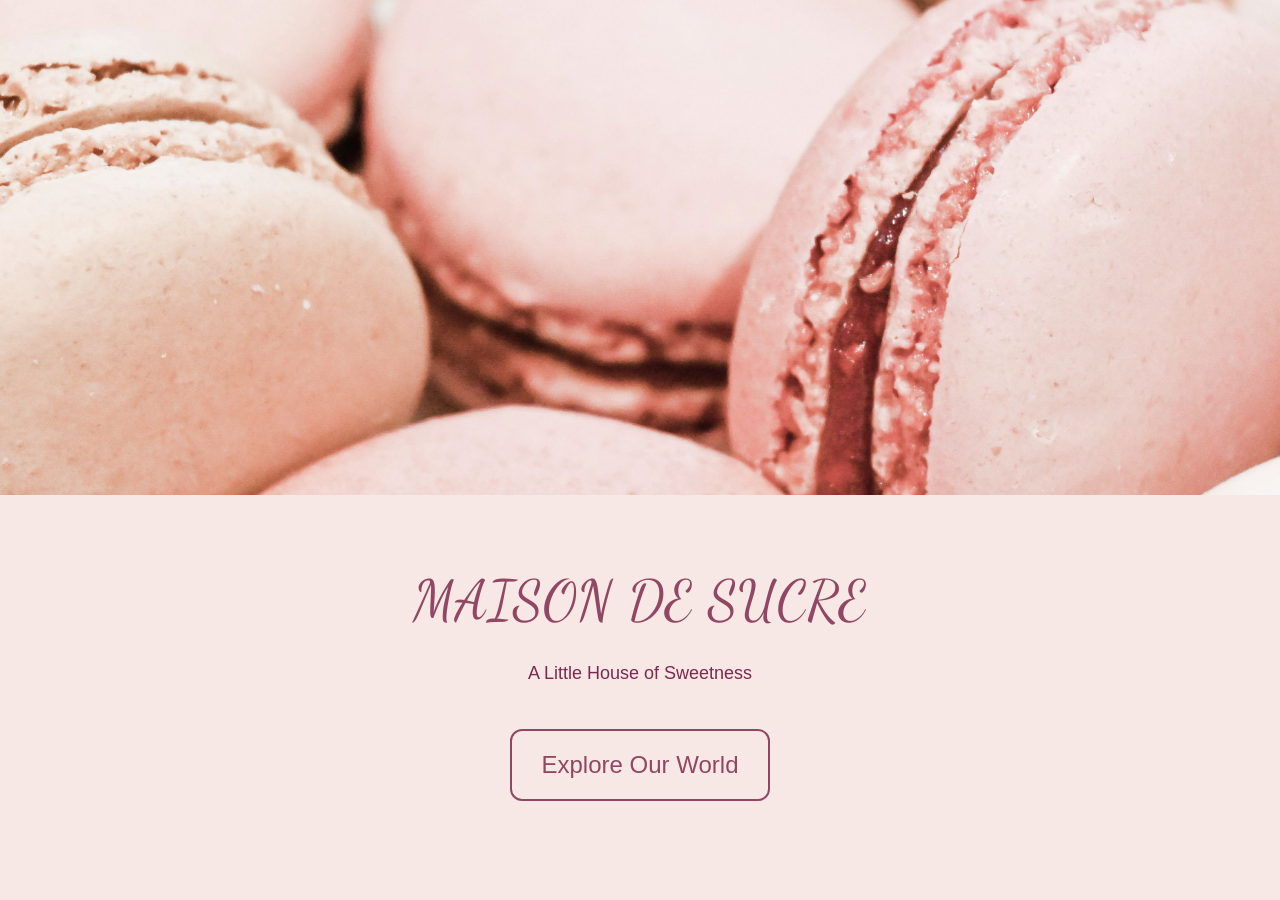
<file: index.html>
<!DOCTYPE html>
<html lang= 'en'><!-- Adding the lang attribute here -->
    <head>
     <!-- Declaring the character encoding -->   
    <meta charset="UTF-8">
    <meta name="viewport" content="width=device-width, initial-scale=1.0">
    <title>Maison de Sucre</title>
<!-- Font -->
<link rel="preconnect" href="https://fonts.googleapis.com">
<link rel="preconnect" href="https://fonts.gstatic.com" crossorigin>
<link href="https://fonts.googleapis.com/css2?family=Dancing+Script:wght@400;500;600;700&display=swap" rel="stylesheet">

    <link rel= "stylesheet" href="style.css">
    </head>
    <body>
       <section class="photo-banner">
        <img src="images/sucre-background.jpg" alt="Maison de Scure background">
       </section>

    <main>
        <section class="welcome">
       <p class="logo">MAISON DE SUCRE</p>
       <p class="tagline">
        A Little House of Sweetness
       </p>

     <a href="explore.html">Explore Our World</a>
        </section>
    </main>
    </body>
</html>
</file>
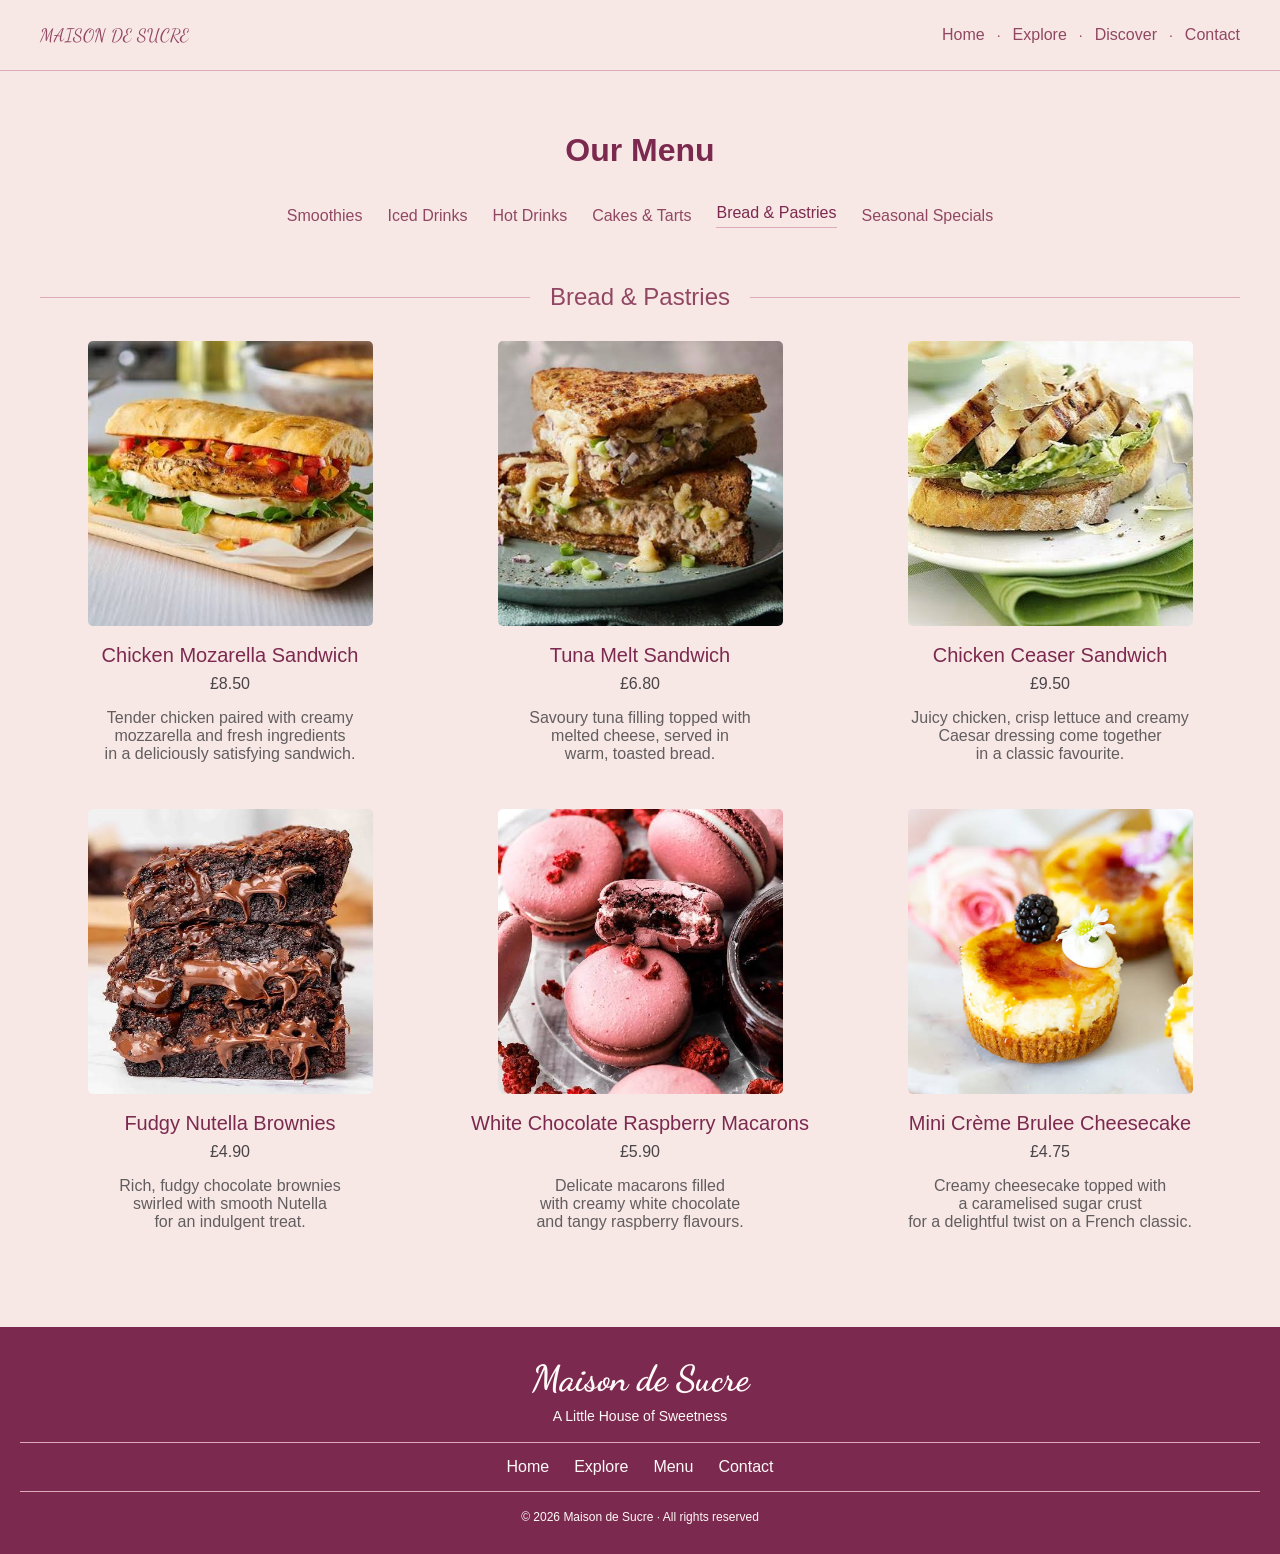
<file: bread.html>
<!DOCTYPE html>
<html lang= 'en'><!-- Adding the lang attribute here -->
    <head>
     <!-- Declaring the character encoding -->   
    <meta charset="UTF-8">
    <meta name="viewport" content="width=device-width, initial-scale=1.0">
    <title>Maison de Sucre</title>
<!-- Font -->
<link rel="preconnect" href="https://fonts.googleapis.com">
<link rel="preconnect" href="https://fonts.gstatic.com" crossorigin>
<link href="https://fonts.googleapis.com/css2?family=Dancing+Script:wght@400;500;600;700&display=swap" rel="stylesheet">

    <link rel= "stylesheet" href="style.css">
    </head>
    <body>
   <header class="site-header">
    <a href="index.html" class="header-logo">MAISON DE SUCRE</a>

    <nav class="header-nav">
        <a href="index.html">Home</a>
        <span class="nav-dot">·</span>
        <a href="explore.html">Explore</a>
        <span class="nav-dot">·</span>

        <div class="dropdown">
            <button class="dropdown-toggle" type="button">
                Discover
            </button>

            <div class="dropdown-menu">
                <a href="menu.html">Menu</a>
                <a href="catering.html">Catering</a>
                <a href="story.html">Our Story</a>
                <a href="visit.html">Visit Us</a>
            </div>
        </div>

        <span class="nav-dot">·</span>
        <a href="contact.html">Contact</a>
    </nav>
   </header>

<main class="menu-page">

    <h1 class="menu-title">Our Menu</h1>

    <!-- Menu category navigation -->
    <nav class="menu-categories" aria-label="Menu categories">
        <a href="menu.html">Smoothies</a>
        <a href="iced-drinks.html">Iced Drinks</a>
        <a href="hot-drinks.html">Hot Drinks</a>
        <a href="cakes.html">Cakes & Tarts</a>
        <a href="bread.html" class="active">Bread & Pastries</a>
        <a href="seasonal-specials.html">Seasonal Specials</a>
    </nav>

    <!-- Smoothies section -->
    <section class="menu-section">

        <h2 class="section-heading">
            <span>Bread & Pastries</span>
        </h2>

              <div class="product-grid">

            <!-- Pastry 1 -->
            <article class="product-card">
                <img src="images/chicken-mozarella-sandwich.jpeg"
                     alt="Chicken Mozarella Sandwich">
                <h3>Chicken Mozarella Sandwich</h3>
                <p class="product-price">£8.50</p>
                <p>Tender chicken paired with creamy <br>mozzarella and fresh
                     ingredients<br> in a deliciously satisfying sandwich.</p>
            </article>

            <!-- Pastry 2 -->
            <article class="product-card">
                <img src="images/tuna-melt.jpeg"
                     alt="Tuna Melt">
                <h3>Tuna Melt Sandwich</h3>
                <p class="product-price">£6.80</p>
                <p>Savoury tuna filling topped with
                    <br> melted cheese, served in <br>warm, toasted bread.</p>
            </article>

            <!-- Pastry 3-->
            <article class="product-card">
                <img src="images/chicken-ceaser-sandwich.jpeg"
                     alt="Chicken Ceaser Sandwich">
                <h3>Chicken Ceaser Sandwich</h3>
                <p class="product-price">£9.50</p>
                <p>Juicy chicken, crisp lettuce and creamy <br>
                    Caesar dressing come together <br>in a classic favourite.</p>
            </article>

            <!-- Pastry 4 -->
            <article class="product-card">
                <img src="images/brownies.jpeg"
                     alt="Brownies">
                <h3>Fudgy Nutella Brownies</h3>
                <p class="product-price">£4.90</p>
                <p>Rich, fudgy chocolate brownies <br>
                    swirled with smooth Nutella <br>for an indulgent treat.</p>
            </article>

            <!-- Pastry 5 -->
            <article class="product-card">
                <img src="images/macaroons.jpeg"
                     alt="White Chocolate Raspberry Macarons">
                <h3>White Chocolate Raspberry Macarons</h3>
                <p class="product-price">£5.90</p>
                <p>Delicate macarons filled <br>with creamy white chocolate 
                    <br>and tangy raspberry flavours.</p>
            </article>

            <!-- Pastry 6 -->
            <article class="product-card">
                <img src="images/creme-brulee.jpeg"
                     alt="Mini Crème Brulee Cheesecake">
                <h3>Mini Crème Brulee Cheesecake</h3>
                <p class="product-price">£4.75</p>
                <p>Creamy cheesecake topped with<br>
                     a caramelised sugar crust <br>for a delightful twist on a French classic.</p>
            </article>
        </div>

    </section>

</main>

<footer class="site-footer">
    <h2>Maison de Sucre</h2>
    <p>A Little House of Sweetness</p>

    <nav class="footer-links">
        <a href="index.html">Home</a>
        <a href="explore.html">Explore</a>
        <a href="menu.html">Menu</a>
        <a href="contact.html">Contact</a>
    </nav>

    <p class="copyright">
        © 2026 Maison de Sucre · All rights reserved
    </p>
</footer>
    </body>
</html>
</file>
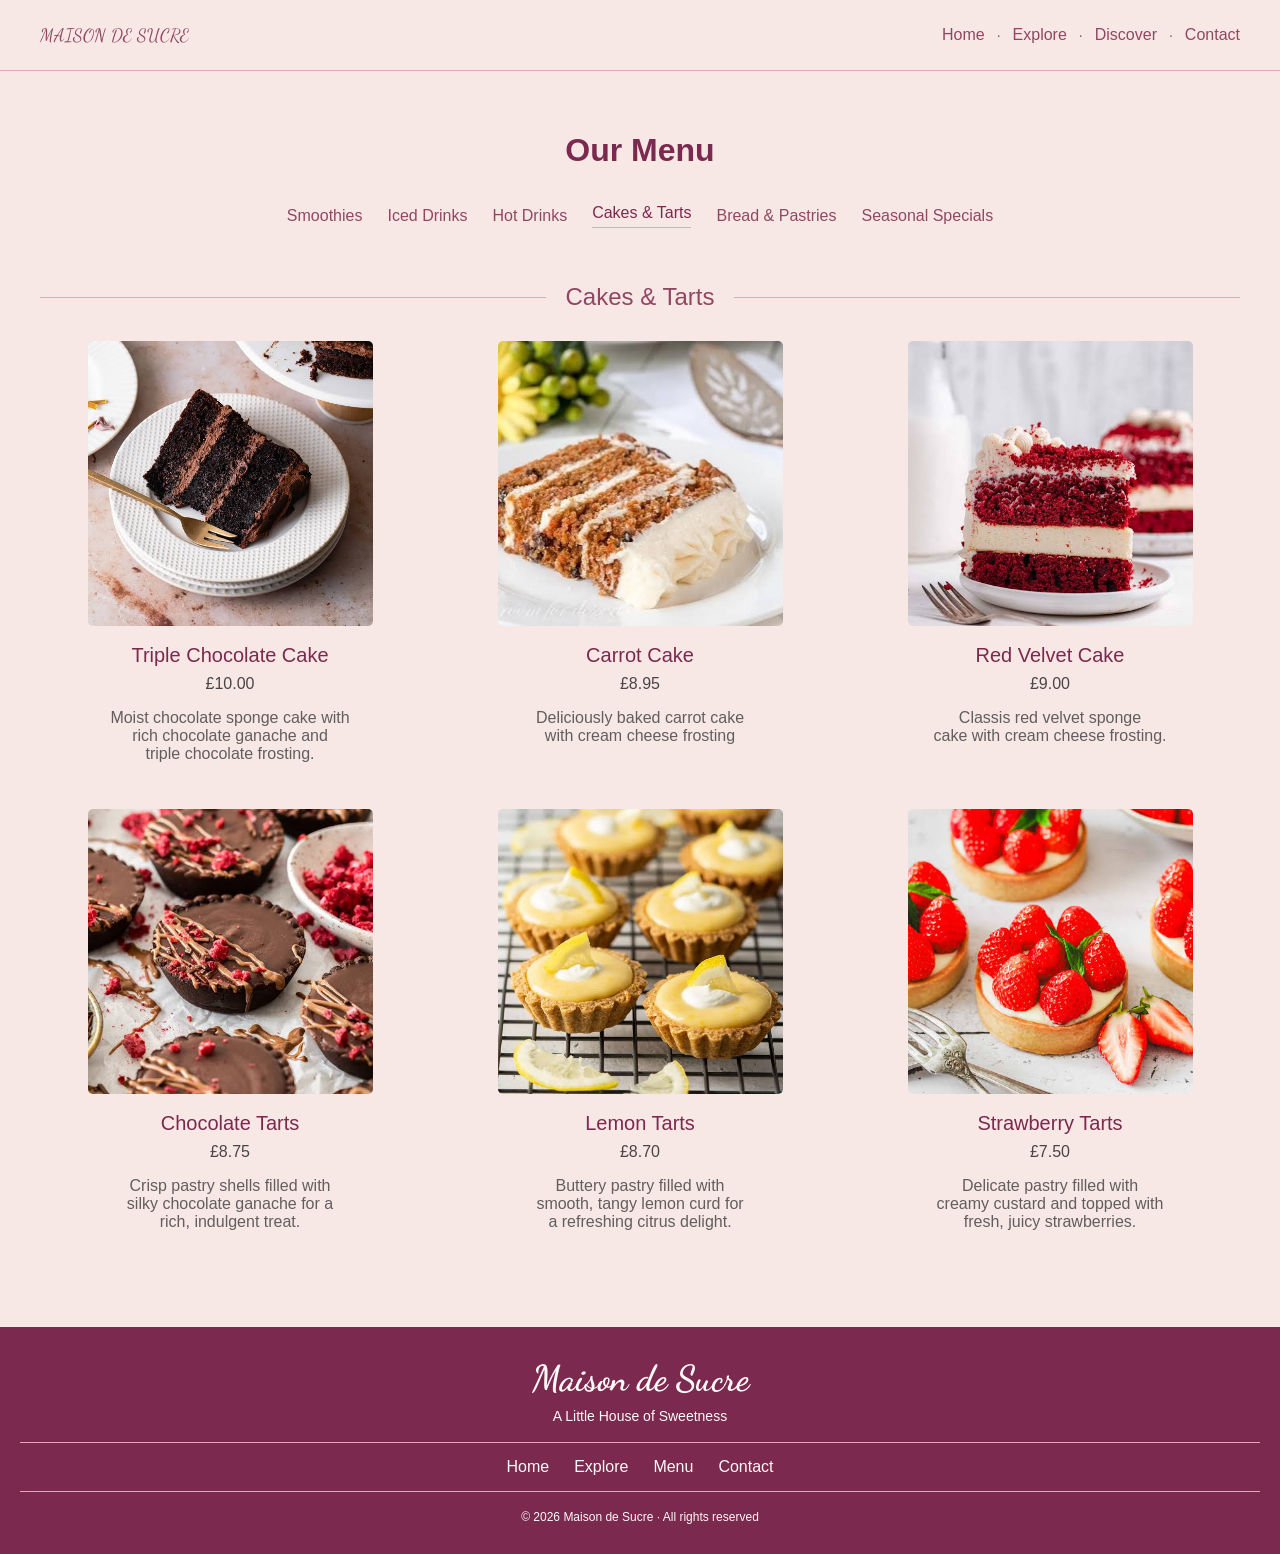
<file: cakes.html>
<!DOCTYPE html>
<html lang= 'en'><!-- Adding the lang attribute here -->
    <head>
     <!-- Declaring the character encoding -->   
    <meta charset="UTF-8">
    <meta name="viewport" content="width=device-width, initial-scale=1.0">
    <title>Maison de Sucre</title>
<!-- Font -->
<link rel="preconnect" href="https://fonts.googleapis.com">
<link rel="preconnect" href="https://fonts.gstatic.com" crossorigin>
<link href="https://fonts.googleapis.com/css2?family=Dancing+Script:wght@400;500;600;700&display=swap" rel="stylesheet">

    <link rel= "stylesheet" href="style.css">
    </head>
    <body>
   <header class="site-header">
    <a href="index.html" class="header-logo">MAISON DE SUCRE</a>

    <nav class="header-nav">
        <a href="index.html">Home</a>
        <span class="nav-dot">·</span>
        <a href="explore.html">Explore</a>
        <span class="nav-dot">·</span>

        <div class="dropdown">
            <button class="dropdown-toggle" type="button">
                Discover
            </button>

            <div class="dropdown-menu">
                <a href="menu.html">Menu</a>
                <a href="catering.html">Catering</a>
                <a href="story.html">Our Story</a>
                <a href="visit.html">Visit Us</a>
            </div>
        </div>

        <span class="nav-dot">·</span>
        <a href="contact.html">Contact</a>
    </nav>
   </header>

<main class="menu-page">

    <h1 class="menu-title">Our Menu</h1>

    <!-- Menu category navigation -->
    <nav class="menu-categories" aria-label="Menu categories">
        <a href="menu.html">Smoothies</a>
        <a href="iced-drinks.html">Iced Drinks</a>
        <a href="hot-drinks.html">Hot Drinks</a>
        <a href="cakes.html" class="active">Cakes & Tarts</a>
        <a href="bread.html">Bread & Pastries</a>
        <a href="seasonal-specials.html">Seasonal Specials</a>
    </nav>

    <!-- Smoothies section -->
    <section class="menu-section">

        <h2 class="section-heading">
            <span>Cakes & Tarts</span>
        </h2>

<div class="product-grid">

         <!-- Cake 1  -->
    <article class="product-card">
        <img src="images/chocolate-cake.jpeg" 
        alt="Chocolate Cake">
        <h3>Triple Chocolate Cake</h3>
        <p class="product-price">£10.00</p>
        <p>Moist chocolate sponge cake with <br>
            rich chocolate ganache and <br>
            triple chocolate frosting.</p>
    </article>

    <!-- Cake 2  -->
    <article class="product-card">
        <img src="images/carrot-cake.jpeg" 
        alt="Carrot Cake">
        <h3>Carrot Cake</h3>
        <p class="product-price">£8.95</p>
        <p>Deliciously baked carrot cake <br>with cream cheese frosting</p>
    </article>

    <!-- Cake 3  -->
    <article class="product-card">
        <img src="images/redvelvet-cake.jpeg" 
        alt="Red Velvet Cake">
        <h3>Red Velvet Cake</h3>
        <p class="product-price">£9.00</p>
        <p>Classis red velvet sponge <br>
             cake with cream cheese frosting.</p>
    </article>

    <!-- Tart 1  -->
      <article class="product-card">
        <img src="images/choc-tarts.jpeg" 
        alt="Chocolate Tarts">
        <h3>Chocolate Tarts</h3>
        <p class="product-price">£8.75</p>
        <p>Crisp pastry shells filled with <br> silky 
        chocolate ganache for a <br> rich, indulgent treat.</p>
    </article>
   
    <!-- Tart 2  -->
    <article class="product-card">
        <img src="images/lemon-tarts.jpeg" 
        alt="Lemon Tarts">
        <h3>Lemon Tarts</h3>
        <p class="product-price">£8.70</p>
        <p>Buttery pastry filled with <br>smooth, tangy 
        lemon curd for <br>a refreshing citrus delight.</p>
    </article>

    <!-- Tart 3  -->
    <article class="product-card">
        <img src="images/strawberry-tarts.jpeg" 
        alt="Strawberry Tarts">
        <h3>Strawberry Tarts</h3>
        <p class="product-price">£7.50</p>
        <p>Delicate pastry filled with<br> creamy custard 
        and topped with <br>fresh, juicy strawberries.</p>
    </article>

        </div>

    </section>

</main>

<footer class="site-footer">
    <h2>Maison de Sucre</h2>
    <p>A Little House of Sweetness</p>

    <nav class="footer-links">
        <a href="index.html">Home</a>
        <a href="explore.html">Explore</a>
        <a href="menu.html">Menu</a>
        <a href="contact.html">Contact</a>
    </nav>

    <p class="copyright">
        © 2026 Maison de Sucre · All rights reserved
    </p>
</footer>
    </body>
</html>
</file>
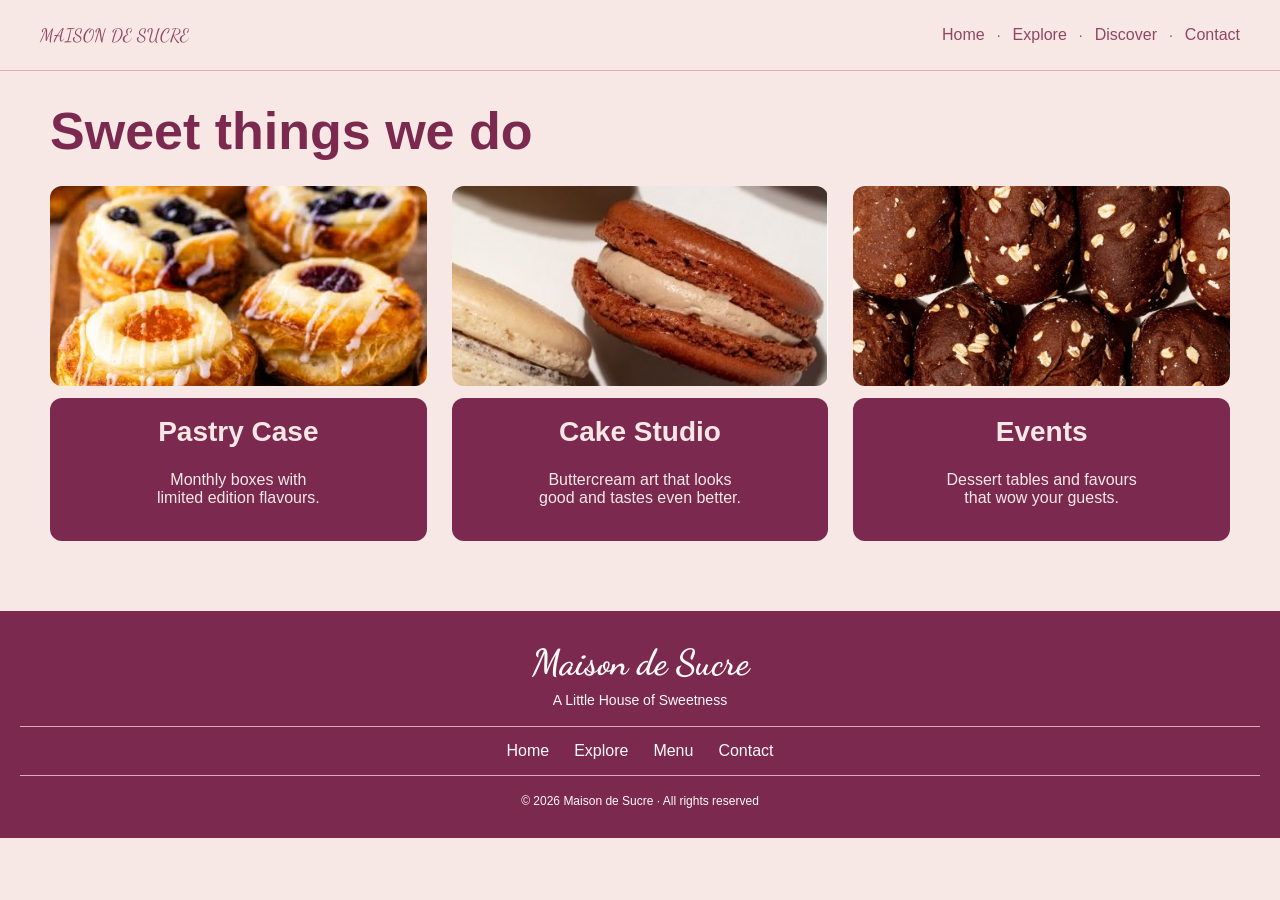
<file: catering.html>
<!DOCTYPE html>
<html lang= 'en'><!-- Adding the lang attribute here -->
    <head>
     <!-- Declaring the character encoding -->   
    <meta charset="UTF-8">
    <meta name="viewport" content="width=device-width, initial-scale=1.0">
    <title>Maison de Sucre</title>
<!-- Font -->
<link rel="preconnect" href="https://fonts.googleapis.com">
<link rel="preconnect" href="https://fonts.gstatic.com" crossorigin>
<link href="https://fonts.googleapis.com/css2?family=Dancing+Script:wght@400;500;600;700&display=swap" rel="stylesheet">

    <link rel= "stylesheet" href="style.css">
    </head>
    <body>
   <header class="site-header">
    <a href="index.html" class="header-logo">MAISON DE SUCRE</a>

    <nav class="header-nav">
        <a href="index.html">Home</a>
        <span class="nav-dot">·</span>
        <a href="explore.html">Explore</a>
        <span class="nav-dot">·</span>

        <div class="dropdown">
            <button class="dropdown-toggle" type="button">
                Discover
            </button>

            <div class="dropdown-menu">
                <a href="menu.html">Menu</a>
                <a href="catering.html">Catering</a>
                <a href="story.html">Our Story</a>
                <a href="visit.html">Visit Us</a>
            </div>
        </div>

        <span class="nav-dot">·</span>
        <a href="contact.html">Contact</a>
    </nav>
   </header>

        <main class="catering-page">
            <h1>Sweet things we do</h1>
              <div class="catering-grid">
                
                    <div class="catering-item">
                <img src="images/pastry-case.jpeg" alt="A selection of freshly baked pastries">
                    
                    <article class="catering-card">
                    <div class="catering-card-content">
                        <h2>Pastry Case</h2>
                        <p>Monthly boxes with<br>limited edition flavours.</p>
                    </div>
                    </article>
                    </div>

                    <div class="catering-item">
                    <img src="images/cake-studio.jpg" alt="A picture of a delicious macarons">
                    
                <article class="catering-card">
                    <div class="catering-card-content">
                        <h2>Cake Studio</h2>
                        <p>Buttercream art that looks <br>good and tastes even better.</p>
                    </div>
                </article>
                </div>

                <div class="catering-item">
                    <img src="images/events.jpg" alt="Perfeclty baked moist cupcake">
                
                <article class="catering-card">
                    <div class="catering-card-content">
                        <h2>Events</h2>
                        <p>Dessert tables and favours<br>that wow your guests.</p>
                    </div>
                </article>
              </div>
        </main>
<footer class="site-footer">
    <h2>Maison de Sucre</h2>
    <p>A Little House of Sweetness</p>

    <nav class="footer-links">
        <a href="index.html">Home</a>
        <a href="explore.html">Explore</a>
        <a href="menu.html">Menu</a>
        <a href="contact.html">Contact</a>
    </nav>

    <p class="copyright">
        © 2026 Maison de Sucre · All rights reserved
    </p>
</footer>
    </body>
</html>
</file>
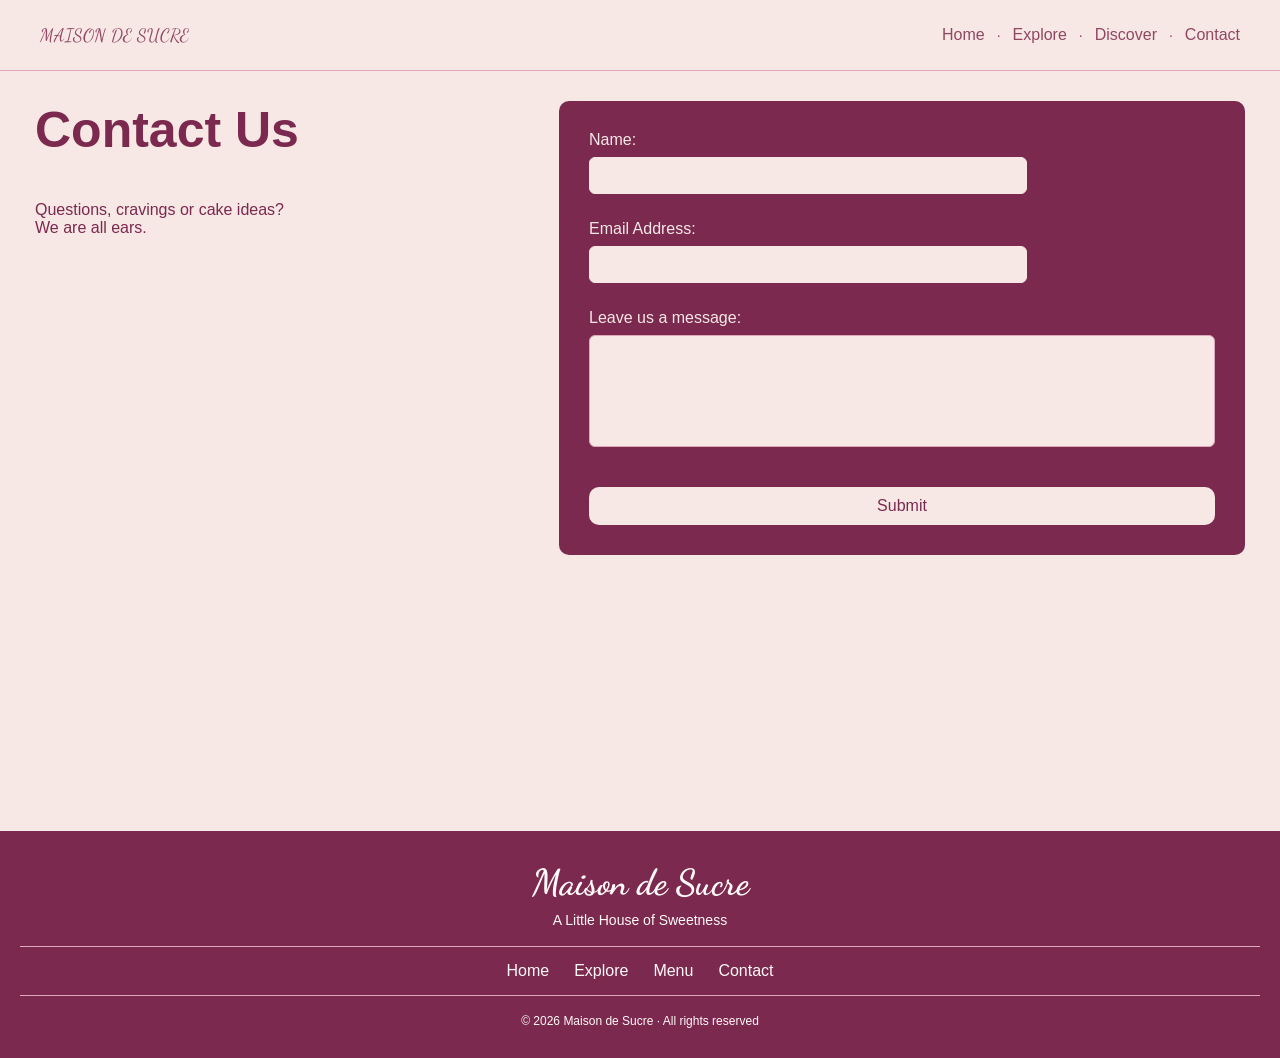
<file: contact.html>
<!DOCTYPE html>
<html lang= 'en'><!-- Adding the lang attribute here -->
    <head>
     <!-- Declaring the character encoding -->   
    <meta charset="UTF-8">
    <meta name="viewport" content="width=device-width, initial-scale=1.0">
    <title>Explore | Maison de Sucre </title>
    <link rel= "stylesheet" href="style.css">
    <!-- Font -->
<link rel="preconnect" href="https://fonts.googleapis.com">
<link rel="preconnect" href="https://fonts.gstatic.com" crossorigin>
<link href="https://fonts.googleapis.com/css2?family=Dancing+Script:wght@400;500;600;700&display=swap" rel="stylesheet">
</head>

<body>
    <header class="site-header">
        <a href="index.html" class="header-logo">MAISON DE SUCRE</a>

        <nav class="header-nav">
            <a href="index.html">Home</a>
            <span class="nav-dot">·</span>
            <a href="explore.html">Explore</a>
            <span class="nav-dot">·</span>

            <div class="dropdown">
                <button class="dropdown-toggle" type="button">
                    Discover
                </button>

                <div class="dropdown-menu">
                    <a href="menu.html">Menu</a>
                    <a href="catering.html">Catering</a>
                    <a href="story.html">Our Story</a>
                    <a href="visit.html">Visit Us</a>
                </div>
            </div>

            <span class="nav-dot">·</span>
            <a href="contact.html">Contact</a>
        </nav>
    </header>

  <main class="contact-layout">
    <section class="contact-intro">
      <h1>Contact Us</h1>      
<p>Questions, cravings or cake ideas?<br>We are all ears. </p>
    </section>
 
<!-- I added the forms here along with the submit button -->
<div class="form-container">
<form id="contactForm">

  <label for="fname">Name:</label><br>
  <input type="text" id="fname" name="fname"><br>
  <p id="nameError"></p><br>

  <label for="Email">Email Address:</label><br>
  <input type="text" id="Email" name="Email"><br>
  <p id="emailError"></p><br>

  <label for="message">Leave us a message:</label><br>
<textarea id="message" name="message" rows="5"></textarea><br>
  <p id="messageError"></p><br>

  <input type="submit" value="Submit">
</form>
</div>
</main>

<footer class="site-footer">
    <h2>Maison de Sucre</h2>
    <p>A Little House of Sweetness</p>

    <nav class="footer-links">
        <a href="index.html">Home</a>
        <a href="explore.html">Explore</a>
        <a href="menu.html">Menu</a>
        <a href="contact.html">Contact</a>
    </nav>

    <p class="copyright">
        © 2026 Maison de Sucre · All rights reserved
    </p>
</footer>

<script src="script.js"></script>

</body>  
</html>
</file>
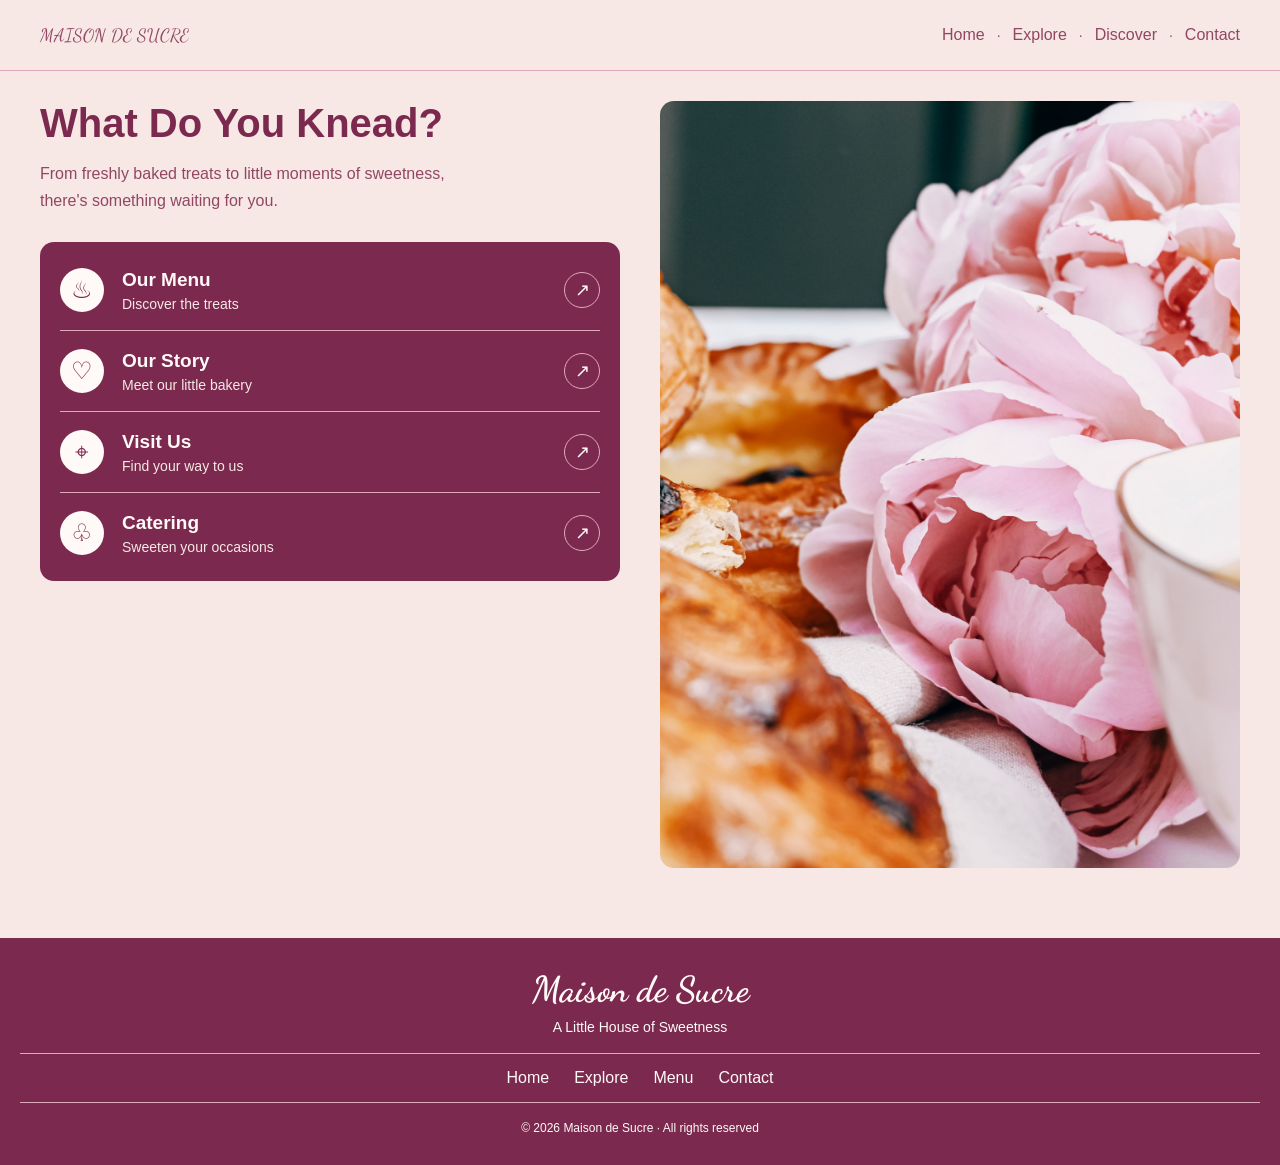
<file: explore.html>
<!DOCTYPE html>
<html lang= 'en'><!-- Adding the lang attribute here -->
    <head>
     <!-- Declaring the character encoding -->   
    <meta charset="UTF-8">
    <meta name="viewport" content="width=device-width, initial-scale=1.0">
    <title>Explore | Maison de Sucre </title>
    <link rel= "stylesheet" href="style.css">
    <!-- Font -->
<link rel="preconnect" href="https://fonts.googleapis.com">
<link rel="preconnect" href="https://fonts.gstatic.com" crossorigin>
<link href="https://fonts.googleapis.com/css2?family=Dancing+Script:wght@400;500;600;700&display=swap" rel="stylesheet">

</head>
    <body>
     
<header class="site-header">
    <a href="index.html" class="header-logo">MAISON DE SUCRE</a>

    <nav class="header-nav">
        <a href="index.html">Home</a>
        <span class="nav-dot">·</span>
        <a href="explore.html">Explore</a>
        <span class="nav-dot">·</span>

        <div class="dropdown">
            <button class="dropdown-toggle" type="button">
                Discover
            </button>

            <div class="dropdown-menu">
                <a href="menu.html">Menu</a>
                <a href="catering.html">Catering</a>
                <a href="story.html">Our Story</a>
                <a href="visit.html">Visit Us</a>
            </div>
        </div>

        <span class="nav-dot">·</span>
        <a href="contact.html">Contact</a>
    </nav>
</header>

<main>
    <div class="explore-layout">

        <div class="explore-content">

            <section class="explore-hero">
                <h1>What Do You Knead?</h1>
                <p>
                    From freshly baked treats to little moments
                    of sweetness, there's something waiting for you.
                </p>
            </section>

            <section class="navigate">

                <a href="menu.html">
                    <span class="explore-icon">♨</span>
                    <span class="explore-link-text">
                        <strong>Our Menu</strong>
                        <small>Discover the treats</small>
                    </span>
                    <span class="explore-arrow">↗</span>
                </a>

                <a href="story.html">
                    <span class="explore-icon">♡</span>
                    <span class="explore-link-text">
                        <strong>Our Story</strong>
                        <small>Meet our little bakery</small>
                    </span>
                    <span class="explore-arrow">↗</span>
                </a>

                <a href="visit.html">
                    <span class="explore-icon">⌖</span>
                    <span class="explore-link-text">
                        <strong>Visit Us</strong>
                        <small>Find your way to us</small>
                    </span>
                    <span class="explore-arrow">↗</span>
                </a>

                <a href="catering.html">
                    <span class="explore-icon">♧</span>
                    <span class="explore-link-text">
                        <strong>Catering</strong>
                        <small>Sweeten your occasions</small>
                    </span>
                    <span class="explore-arrow">↗</span>
                </a>

            </section>
        </div>

        <div class="explore-image">
            <img src="images/Baked goods.jpg"
                 alt="Freshly baked goods with pink flowers and coffee">
        </div>

    </div>
</main>

<footer class="site-footer">
    <h2>Maison de Sucre</h2>
    <p>A Little House of Sweetness</p>

    <nav class="footer-links">
        <a href="index.html">Home</a>
        <a href="explore.html">Explore</a>
        <a href="menu.html">Menu</a>
        <a href="contact.html">Contact</a>
    </nav>

    <p class="copyright">
        © 2026 Maison de Sucre · All rights reserved
    </p>
</footer>

 </body>
</html>
</file>
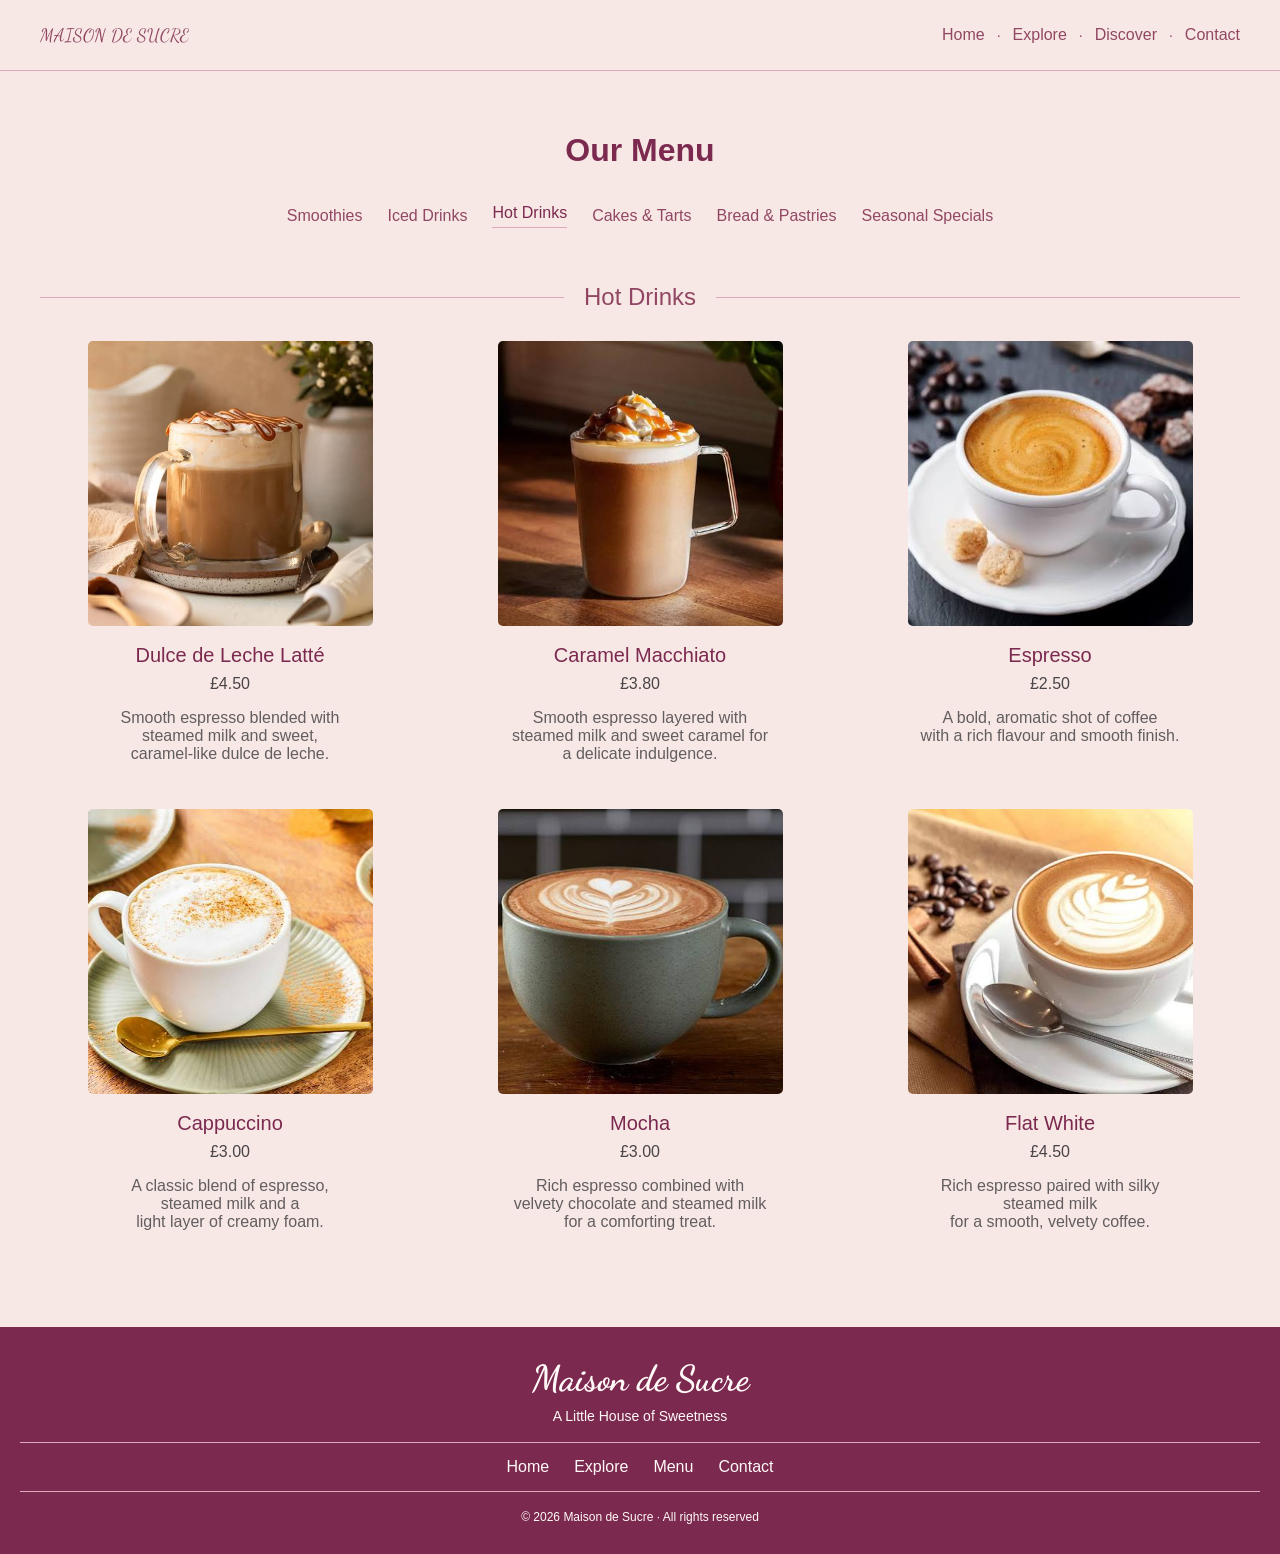
<file: hot-drinks.html>
<!DOCTYPE html>
<html lang= 'en'><!-- Adding the lang attribute here -->
    <head>
     <!-- Declaring the character encoding -->   
    <meta charset="UTF-8">
    <meta name="viewport" content="width=device-width, initial-scale=1.0">
    <title>Maison de Sucre</title>
<!-- Font -->
<link rel="preconnect" href="https://fonts.googleapis.com">
<link rel="preconnect" href="https://fonts.gstatic.com" crossorigin>
<link href="https://fonts.googleapis.com/css2?family=Dancing+Script:wght@400;500;600;700&display=swap" rel="stylesheet">

    <link rel= "stylesheet" href="style.css">
    </head>
    <body>
   <header class="site-header">
    <a href="index.html" class="header-logo">MAISON DE SUCRE</a>

    <nav class="header-nav">
        <a href="index.html">Home</a>
        <span class="nav-dot">·</span>
        <a href="explore.html">Explore</a>
        <span class="nav-dot">·</span>

        <div class="dropdown">
            <button class="dropdown-toggle" type="button">
                Discover
            </button>

            <div class="dropdown-menu">
                <a href="menu.html">Menu</a>
                <a href="catering.html">Catering</a>
                <a href="story.html">Our Story</a>
                <a href="visit.html">Visit Us</a>
            </div>
        </div>

        <span class="nav-dot">·</span>
        <a href="contact.html">Contact</a>
    </nav>
   </header>

<main class="menu-page">

    <h1 class="menu-title">Our Menu</h1>

    <!-- Menu category navigation -->
    <nav class="menu-categories" aria-label="Menu categories">
        <a href="menu.html">Smoothies</a>
        <a href="iced-drinks.html">Iced Drinks</a>
        <a href="hot-drinks.html"  class="active">Hot Drinks</a>
        <a href="cakes.html">Cakes & Tarts</a>
        <a href="bread.html">Bread & Pastries</a>
        <a href="seasonal-specials.html">Seasonal Specials</a>
    </nav>

    <!-- Smoothies section -->
    <section class="menu-section">

        <h2 class="section-heading">
            <span>Hot Drinks</span>
        </h2>
            <div class="product-grid">

              <!-- Drink 1 -->
            <article class="product-card">
                <img src="images/latte.jpeg"
                     alt="Caffe latté">
                <h3>Dulce de Leche Latté</h3>
                <p class="product-price">£4.50</p>
                <p>Smooth espresso blended with<br> steamed 
                milk and sweet, <br>caramel-like dulce de leche.</p>
            </article>
            
            <!-- Drink 2 -->
             <article class="product-card">
                <img src="images/caramel-macchiato.jpeg"
                     alt="Caramel Macchiato">
                <h3>Caramel Macchiato</h3>
                <p class="product-price">£3.80</p>
                <p>Smooth espresso layered with <br>steamed milk
                     and sweet caramel for<br> a delicate indulgence.</p>
            </article>

            <!-- Drink 3 -->
            <article class="product-card">
                <img src="images/espresso.jpeg"
                     alt="Espresso">
                <h3>Espresso</h3>
                <p class="product-price">£2.50</p>
                <p>A bold, aromatic shot of coffee<br>
                     with a rich flavour and smooth finish.</p>
            </article>

            <!-- Drink 4 -->
            <article class="product-card">
                <img src="images/cuppacino.jpeg"
                     alt="Cappuccino">
                <h3>Cappuccino</h3>
                <p class="product-price">£3.00</p>
                <p> A classic blend of espresso,<br>
                     steamed milk and a <br>light layer of creamy foam.</p>
            </article>

            <!-- Drink 5-->
            <article class="product-card">
                <img src="images/mocha.jpeg"
                     alt="Mocha">
                <h3>Mocha</h3>
                <p class="product-price">£3.00</p>
                <p>Rich espresso combined with <br>velvety chocolate
                and steamed milk <br>for a comforting treat.</p>
            </article>

            <!-- Drink 6 -->
            <article class="product-card">
                <img src="images/flat-white.jpeg"
                     alt="Flat White Coffee">
                <h3>Flat White</h3>
                <p class="product-price">£4.50</p>
                <p>Rich espresso paired with silky <br>
                    steamed milk <br> for a smooth, velvety coffee.</p>
            </article>

            </div>

        </div>

    </section>

</main>

<footer class="site-footer">
    <h2>Maison de Sucre</h2>
    <p>A Little House of Sweetness</p>

    <nav class="footer-links">
        <a href="index.html">Home</a>
        <a href="explore.html">Explore</a>
        <a href="menu.html">Menu</a>
        <a href="contact.html">Contact</a>
    </nav>

    <p class="copyright">
        © 2026 Maison de Sucre · All rights reserved
    </p>
</footer>
    </body>
</html>
</file>
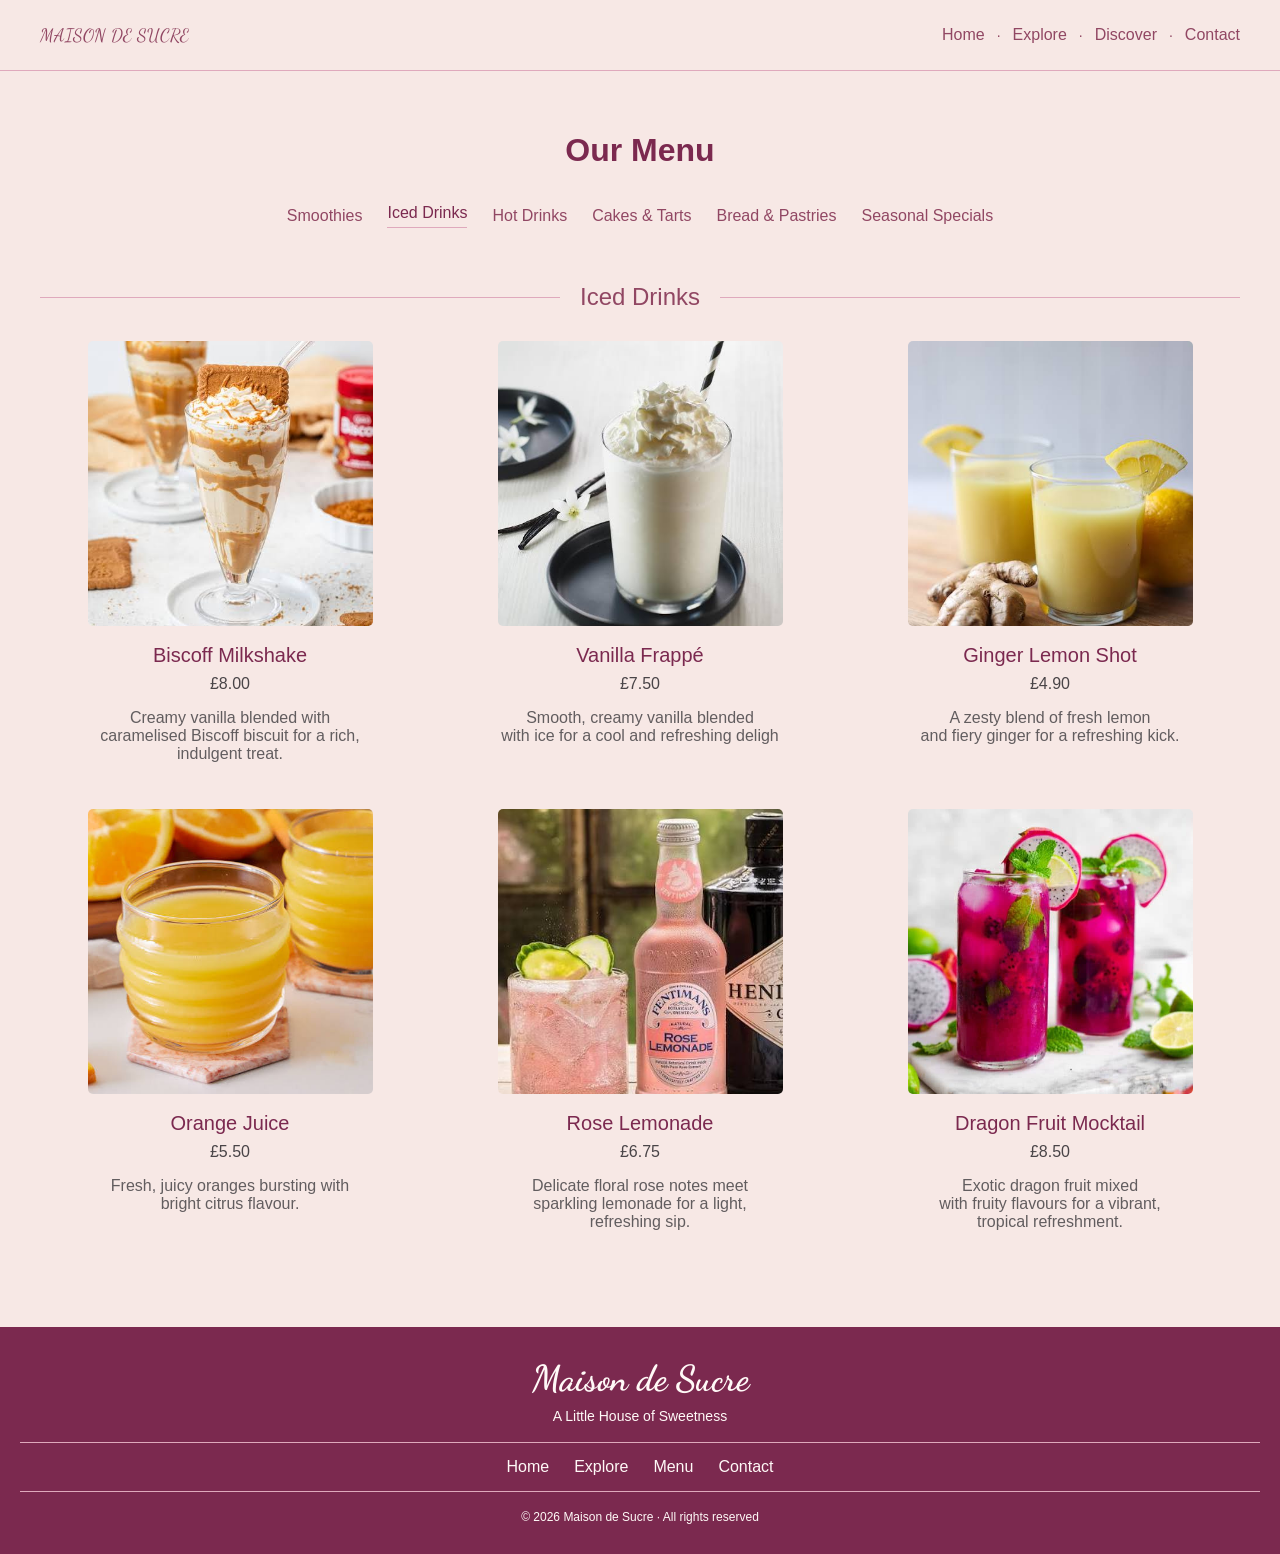
<file: iced-drinks.html>
<!DOCTYPE html>
<html lang= 'en'><!-- Adding the lang attribute here -->
    <head>
     <!-- Declaring the character encoding -->   
    <meta charset="UTF-8">
    <meta name="viewport" content="width=device-width, initial-scale=1.0">
    <title>Maison de Sucre</title>
<!-- Font -->
<link rel="preconnect" href="https://fonts.googleapis.com">
<link rel="preconnect" href="https://fonts.gstatic.com" crossorigin>
<link href="https://fonts.googleapis.com/css2?family=Dancing+Script:wght@400;500;600;700&display=swap" rel="stylesheet">

    <link rel= "stylesheet" href="style.css">
    </head>
    <body>
   <header class="site-header">
    <a href="index.html" class="header-logo">MAISON DE SUCRE</a>

    <nav class="header-nav">
        <a href="index.html">Home</a>
        <span class="nav-dot">·</span>
        <a href="explore.html">Explore</a>
        <span class="nav-dot">·</span>

        <div class="dropdown">
            <button class="dropdown-toggle" type="button">
                Discover
            </button>

            <div class="dropdown-menu">
                <a href="menu.html">Menu</a>
                <a href="catering.html">Catering</a>
                <a href="story.html">Our Story</a>
                <a href="visit.html">Visit Us</a>
            </div>
        </div>

        <span class="nav-dot">·</span>
        <a href="contact.html">Contact</a>
    </nav>
   </header>

<main class="menu-page">

    <h1 class="menu-title">Our Menu</h1>

    <!-- Menu category navigation -->
    <nav class="menu-categories" aria-label="Menu categories">
        <a href="menu.html">Smoothies</a>
        <a href="iced-drinks.html" class="active">Iced Drinks</a>
        <a href="hot-drinks.html">Hot Drinks</a>
        <a href="cakes.html">Cakes & Tarts</a>
        <a href="bread.html">Bread & Pastries</a>
        <a href="seasonal-specials.html">Seasonal Specials</a>
    </nav>

    <!-- Smoothies section -->
    <section class="menu-section">

        <h2 class="section-heading">
            <span>Iced Drinks</span>
        </h2>

    <div class="product-grid">

         <!-- Drink 1 -->
    <article class="product-card">
        <img src="images/biscoff-milkshake.jpeg" 
        alt="Biscoff Milkshake">
        <h3>Biscoff Milkshake</h3>
        <p class="product-price">£8.00</p>
        <p>Creamy vanilla blended with <br>caramelised 
            Biscoff biscuit for a rich, <br> indulgent treat.</p>
    </article>

       <!-- Drink 2 -->
    <article class="product-card">
        <img src="images/vanilla-frappe.jpeg" 
        alt="Vanilla Frappé">
        <h3>Vanilla Frappé</h3>
        <p class="product-price">£7.50</p>
        <p>Smooth, creamy vanilla blended<br> with
             ice for a cool and refreshing deligh</p>
    </article>

       <!-- Drink 3 -->
    <article class="product-card">
        <img src="images/ginger-lemon-shot.jpeg" 
        alt="Ginger Lemon Shot">
        <h3>Ginger Lemon Shot</h3>
        <p class="product-price">£4.90</p>
        <p>A zesty blend of fresh lemon <br>
            and fiery ginger for a refreshing kick.</p>
    </article>

       <!-- Drink 4 -->
    <article class="product-card">
        <img src="images/orange-juice.jpeg" 
        alt="Orange Juice">
        <h3>Orange Juice</h3>
        <p class="product-price">£5.50</p>
        <p>Fresh, juicy oranges bursting with<br> bright citrus flavour.</p>
    </article>

       <!-- Drink 5 -->
    <article class="product-card">
        <img src="images/rose-lemonade.jpeg" 
        alt="Rose Lemonade">
        <h3>Rose Lemonade</h3>
        <p class="product-price">£6.75</p>
        <p>Delicate floral rose notes meet<br> sparkling
             lemonade for a light, <br>refreshing sip.</p>
    </article>

       <!-- Drink 6 -->
    <article class="product-card">
        <img src="images/dragon-fruit-mocktail.jpeg" 
        alt="Dragon Fruit Mocktail">
        <h3>Dragon Fruit Mocktail</h3>
        <p class="product-price">£8.50</p>
        <p>Exotic dragon fruit mixed <br> with fruity 
            flavours for a vibrant,<br> tropical refreshment.</p>
    </article>

</div>
        </div>

    </section>

</main>

<footer class="site-footer">
    <h2>Maison de Sucre</h2>
    <p>A Little House of Sweetness</p>

    <nav class="footer-links">
        <a href="index.html">Home</a>
        <a href="explore.html">Explore</a>
        <a href="menu.html">Menu</a>
        <a href="contact.html">Contact</a>
    </nav>

    <p class="copyright">
        © 2026 Maison de Sucre · All rights reserved
    </p>
</footer>
    </body>
</html>
</file>
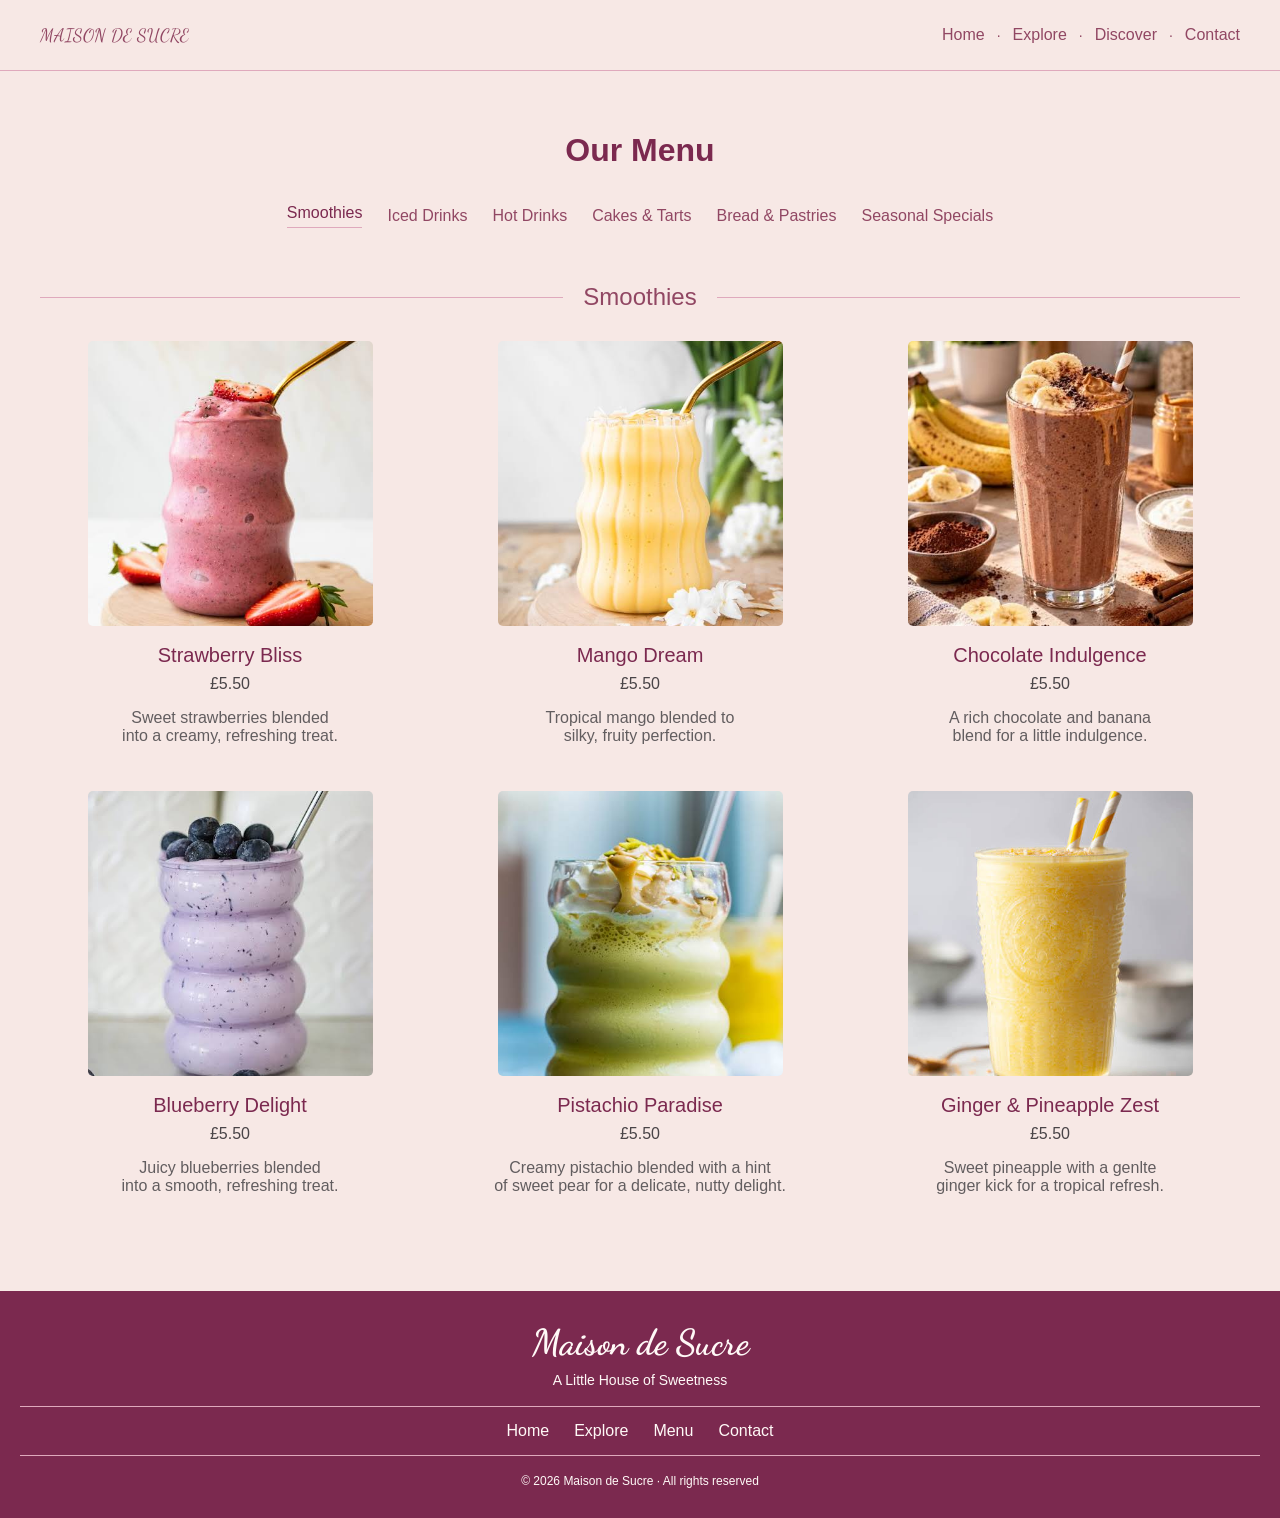
<file: menu.html>
<!DOCTYPE html>
<html lang= 'en'><!-- Adding the lang attribute here -->
    <head>
     <!-- Declaring the character encoding -->   
    <meta charset="UTF-8">
    <meta name="viewport" content="width=device-width, initial-scale=1.0">
    <title>Maison de Sucre</title>
<!-- Font -->
<link rel="preconnect" href="https://fonts.googleapis.com">
<link rel="preconnect" href="https://fonts.gstatic.com" crossorigin>
<link href="https://fonts.googleapis.com/css2?family=Dancing+Script:wght@400;500;600;700&display=swap" rel="stylesheet">

    <link rel= "stylesheet" href="style.css">
    </head>
    <body>
   <header class="site-header">
    <a href="index.html" class="header-logo">MAISON DE SUCRE</a>

    <nav class="header-nav">
        <a href="index.html">Home</a>
        <span class="nav-dot">·</span>
        <a href="explore.html">Explore</a>
        <span class="nav-dot">·</span>

        <div class="dropdown">
            <button class="dropdown-toggle" type="button">
                Discover
            </button>

            <div class="dropdown-menu">
                <a href="menu.html">Menu</a>
                <a href="catering.html">Catering</a>
                <a href="story.html">Our Story</a>
                <a href="visit.html">Visit Us</a>
            </div>
        </div>

        <span class="nav-dot">·</span>
        <a href="contact.html">Contact</a>
    </nav>
   </header>

<main class="menu-page">

    <h1 class="menu-title">Our Menu</h1>

    <!-- Menu category navigation -->
    <nav class="menu-categories" aria-label="Menu categories">
        <a href="menu.html" class="active">Smoothies</a>
        <a href="iced-drinks.html">Iced Drinks</a>
        <a href="hot-drinks.html">Hot Drinks</a>
        <a href="cakes.html">Cakes & Tarts</a>
        <a href="bread.html">Bread & Pastries</a>
        <a href="seasonal-specials.html">Seasonal Specials</a>
    </nav>

    <!-- Smoothies section -->
    <section class="menu-section">

        <h2 class="section-heading">
            <span>Smoothies</span>
        </h2>

        <div class="product-grid">

            <!-- Smoothie 1 -->
            <article class="product-card">
                <img src="images/strawberry-smoothie.jpeg"
                     alt="Fresh strawberry smoothie">
                <h3>Strawberry Bliss</h3>
                <p class="product-price">£5.50</p>
                <p>Sweet strawberries blended <br> into a creamy, refreshing treat.</p>
            </article>

            <!-- Smoothie 2 -->
            <article class="product-card">
                <img src="images/mango-smoothie.jpeg"
                     alt="Fresh mango smoothie">
                <h3>Mango Dream</h3>
                <p class="product-price">£5.50</p>
                <p>Tropical mango blended to <br>silky, fruity perfection.</p>
            </article>

            <!-- Smoothie 3 -->
            <article class="product-card">
                <img src="images/choc-banana-smoothie.jpeg"
                     alt="Chocolate banana smoothie">
                <h3>Chocolate Indulgence</h3>
                <p class="product-price">£5.50</p>
                <p>A rich chocolate and banana <br> blend for a little indulgence.</p>
            </article>

            <!-- Smoothie 4 -->
            <article class="product-card">
                <img src="images/blueberry-smoothie.jpeg"
                     alt="Blueberry smoothie">
                <h3>Blueberry Delight</h3>
                <p class="product-price">£5.50</p>
                <p>Juicy blueberries blended<br>into a smooth, refreshing treat.</p>
            </article>

            <!-- Smoothie 5 -->
            <article class="product-card">
                <img src="images/pistachio-smoothie.jpeg"
                     alt="Pistachio smoothie">
                <h3>Pistachio Paradise</h3>
                <p class="product-price">£5.50</p>
                <p>Creamy pistachio blended with a hint <br> of sweet pear for a delicate, nutty delight.</p>
            </article>

            <!-- Smoothie 6 -->
            <article class="product-card">
                <img src="images/ginger-pine-smoothie.jpeg"
                     alt="Ginger Pineapple smoothie">
                <h3>Ginger & Pineapple Zest</h3>
                <p class="product-price">£5.50</p>
                <p>Sweet pineapple with a genlte <br>ginger kick for a tropical refresh.</p>
            </article>


        </div>

    </section>

</main>

<footer class="site-footer">
    <h2>Maison de Sucre</h2>
    <p>A Little House of Sweetness</p>

    <nav class="footer-links">
        <a href="index.html">Home</a>
        <a href="explore.html">Explore</a>
        <a href="menu.html">Menu</a>
        <a href="contact.html">Contact</a>
    </nav>

    <p class="copyright">
        © 2026 Maison de Sucre · All rights reserved
    </p>
</footer>
    </body>
</html>
</file>
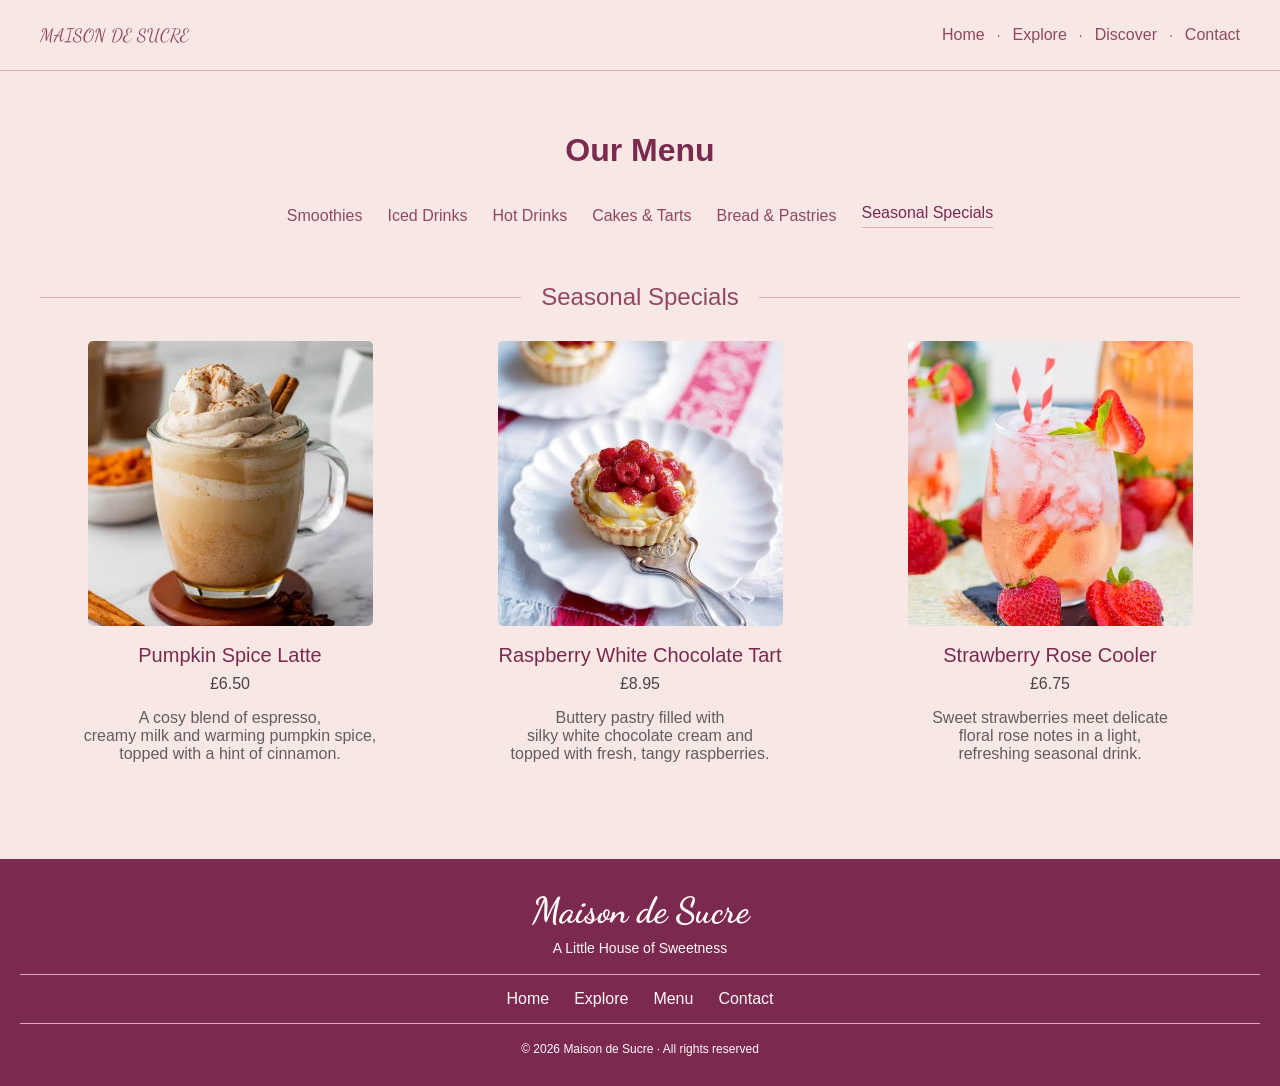
<file: seasonal-specials.html>
<!DOCTYPE html>
<html lang= 'en'><!-- Adding the lang attribute here -->
    <head>
     <!-- Declaring the character encoding -->   
    <meta charset="UTF-8">
    <meta name="viewport" content="width=device-width, initial-scale=1.0">
    <title>Maison de Sucre</title>
<!-- Font -->
<link rel="preconnect" href="https://fonts.googleapis.com">
<link rel="preconnect" href="https://fonts.gstatic.com" crossorigin>
<link href="https://fonts.googleapis.com/css2?family=Dancing+Script:wght@400;500;600;700&display=swap" rel="stylesheet">

    <link rel= "stylesheet" href="style.css">
    </head>
    <body>
   <header class="site-header">
    <a href="index.html" class="header-logo">MAISON DE SUCRE</a>

    <nav class="header-nav">
        <a href="index.html">Home</a>
        <span class="nav-dot">·</span>
        <a href="explore.html">Explore</a>
        <span class="nav-dot">·</span>

        <div class="dropdown">
            <button class="dropdown-toggle" type="button">
                Discover
            </button>

            <div class="dropdown-menu">
                <a href="menu.html">Menu</a>
                <a href="catering.html">Catering</a>
                <a href="story.html">Our Story</a>
                <a href="visit.html">Visit Us</a>
            </div>
        </div>

        <span class="nav-dot">·</span>
        <a href="contact.html">Contact</a>
    </nav>
   </header>

<main class="menu-page">

    <h1 class="menu-title">Our Menu</h1>

    <!-- Menu category navigation -->
    <nav class="menu-categories" aria-label="Menu categories">
        <a href="menu.html">Smoothies</a>
        <a href="iced-drinks.html">Iced Drinks</a>
        <a href="hot-drinks.html">Hot Drinks</a>
        <a href="cakes.html">Cakes & Tarts</a>
        <a href="bread.html">Bread & Pastries</a>
        <a href="seasonal-specials.html" class="active">Seasonal Specials</a>
    </nav>

    <!-- Smoothies section -->
    <section class="menu-section">

        <h2 class="section-heading">
            <span>Seasonal Specials</span>
        </h2>

             <div class="product-grid">

            <!-- Special 1 -->
            <article class="product-card">
                <img src="images/pumpkin-spice-latte.jpeg"
                     alt="Pumpkin Spice Latte">
                <h3>Pumpkin Spice Latte</h3>
                <p class="product-price">£6.50</p>
                <p>A cosy blend of espresso,<br>
                     creamy milk and warming pumpkin spice,<br> topped with a hint of cinnamon.</p>
            </article>

            <!-- Special 2 -->
            <article class="product-card">
                <img src="images/raspberry-choc-tart.jpeg"
                     alt="Raspberry White Chocolate Tart">
                <h3>Raspberry White Chocolate Tart</h3>
                <p class="product-price">£8.95</p>
                <p>Buttery pastry filled with <br>
                    silky white chocolate cream and<br>
                     topped with fresh, tangy raspberries.</p>
            </article>

            <!-- Special 3 -->
            <article class="product-card">
                <img src="images/strawberry-cooler.jpeg"
                     alt="Strawberry Rose Cooler">
                <h3>Strawberry Rose Cooler</h3>
                <p class="product-price">£6.75</p>
                <p>Sweet strawberries meet delicate<br>
                     floral rose notes in a light, <br>refreshing seasonal drink.</p>
            </article>

        </div>

    </section>

</main>

<footer class="site-footer">
    <h2>Maison de Sucre</h2>
    <p>A Little House of Sweetness</p>

    <nav class="footer-links">
        <a href="index.html">Home</a>
        <a href="explore.html">Explore</a>
        <a href="menu.html">Menu</a>
        <a href="contact.html">Contact</a>
    </nav>

    <p class="copyright">
        © 2026 Maison de Sucre · All rights reserved
    </p>
</footer>
    </body>
</html>
</file>
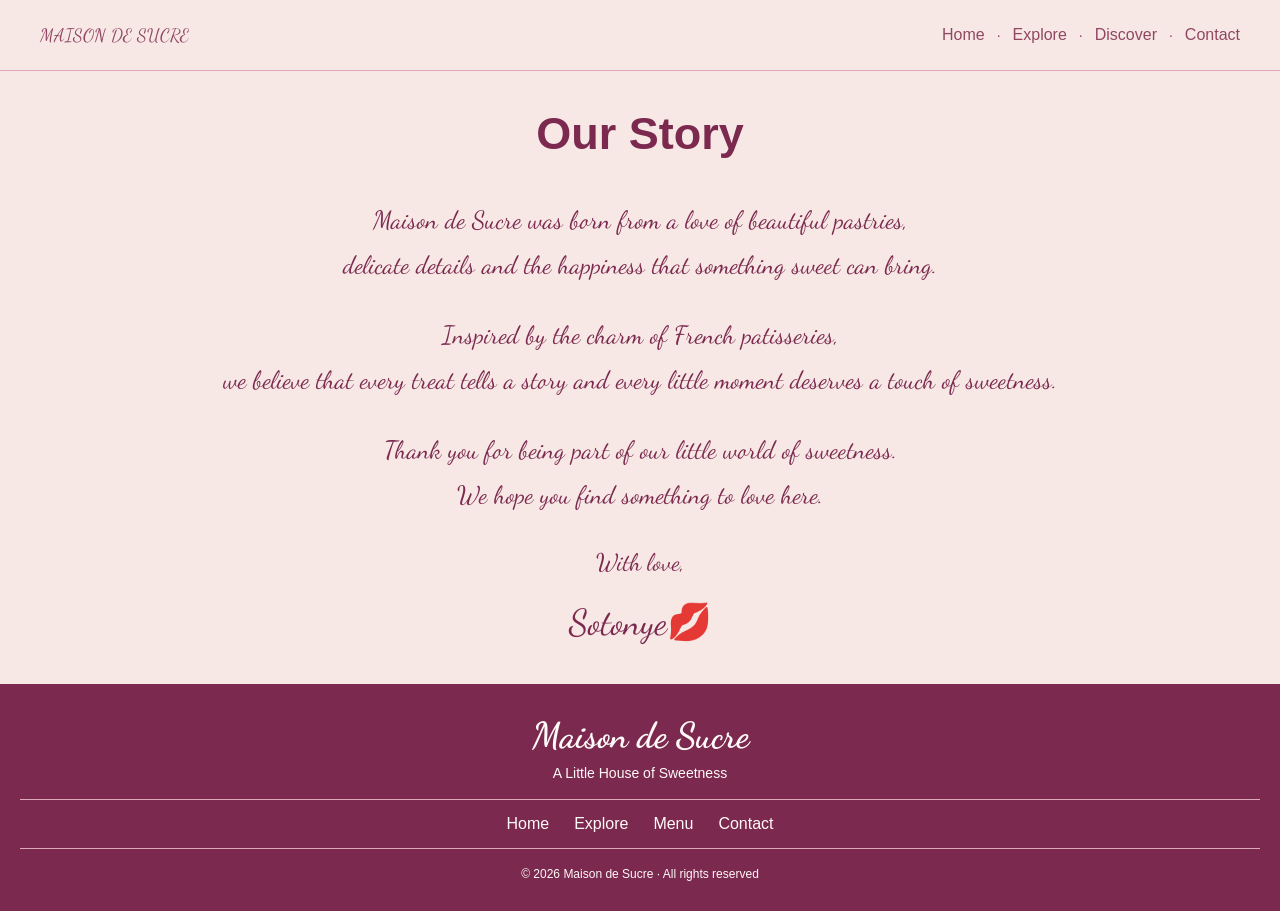
<file: story.html>
<!DOCTYPE html>
<html lang= 'en'><!-- Adding the lang attribute here -->
    <head>
     <!-- Declaring the character encoding -->   
    <meta charset="UTF-8">
    <meta name="viewport" content="width=device-width, initial-scale=1.0">
    <title>Maison de Sucre</title>
<!-- Font -->
<link rel="preconnect" href="https://fonts.googleapis.com">
<link rel="preconnect" href="https://fonts.gstatic.com" crossorigin>
<link href="https://fonts.googleapis.com/css2?family=Dancing+Script:wght@400;500;600;700&display=swap" rel="stylesheet">

    <link rel= "stylesheet" href="style.css">
    </head>
    <body>
 <header class="site-header">
    <a href="index.html" class="header-logo">MAISON DE SUCRE</a>

    <nav class="header-nav">
        <a href="index.html">Home</a>
        <span class="nav-dot">·</span>
        <a href="explore.html">Explore</a>
        <span class="nav-dot">·</span>

        <div class="dropdown">
            <button class="dropdown-toggle" type="button">
                Discover
            </button>

            <div class="dropdown-menu">
                <a href="menu.html">Menu</a>
                <a href="catering.html">Catering</a>
                <a href="story.html">Our Story</a>
                <a href="visit.html">Visit Us</a>
            </div>
        </div>

        <span class="nav-dot">·</span>
        <a href="contact.html">Contact</a>
    </nav>
 </header>

<main class="story-page">
    <section class="story-intro">
        <h1>Our Story</h1>

        <div class="story-handwritten">
            <p>
                Maison de Sucre was born from a love of beautiful
                pastries,<br>delicate details and the happiness that
                something sweet can bring.
            </p>

            <p>
                Inspired by the charm of French patisseries,<br>we
                believe that every treat tells a story and every
                little moment deserves a touch of sweetness.
            </p>

            <p>
                Thank you for being part of our little world of
                sweetness.<br>We hope you find something to love here.
            </p>
        </div>

        <p class="story-signature">With love,</p>
        <p class="story-signature-name">Sotonye💋</p>
    </section>
</main>

<footer class="site-footer">
    <h2>Maison de Sucre</h2>
    <p>A Little House of Sweetness</p>

    <nav class="footer-links">
        <a href="index.html">Home</a>
        <a href="explore.html">Explore</a>
        <a href="menu.html">Menu</a>
        <a href="contact.html">Contact</a>
    </nav>

    <p class="copyright">
        © 2026 Maison de Sucre · All rights reserved
    </p>
</footer>

    </body>
</file>
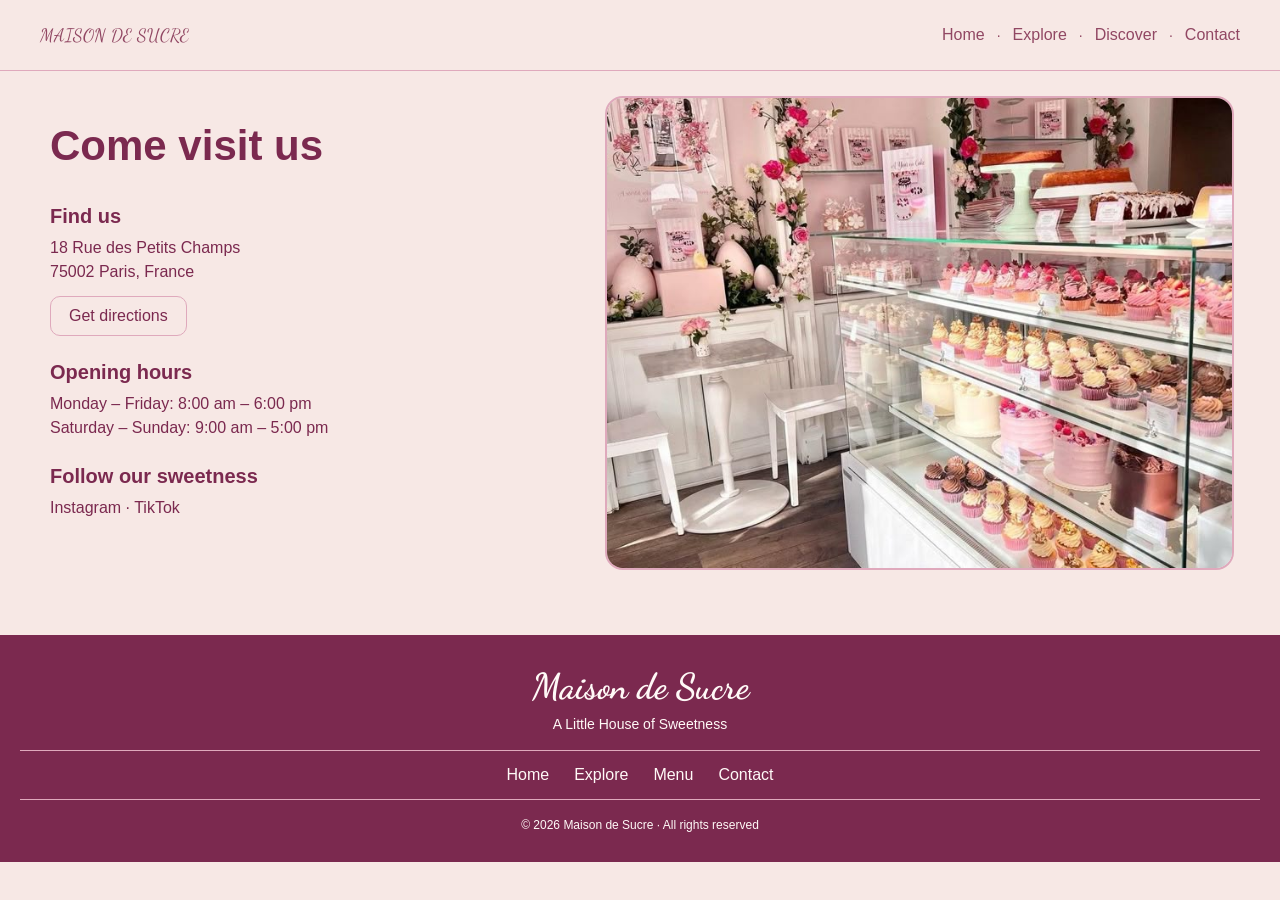
<file: visit.html>
<!DOCTYPE html>
<html lang= 'en'><!-- Adding the lang attribute here -->
    <head>
     <!-- Declaring the character encoding -->   
    <meta charset="UTF-8">
    <meta name="viewport" content="width=device-width, initial-scale=1.0">
    <title>Maison de Sucre</title>
<!-- Font -->
<link rel="preconnect" href="https://fonts.googleapis.com">
<link rel="preconnect" href="https://fonts.gstatic.com" crossorigin>
<link href="https://fonts.googleapis.com/css2?family=Dancing+Script:wght@400;500;600;700&display=swap" rel="stylesheet">

    <link rel= "stylesheet" href="style.css">
    </head>
    <body>
<header class="site-header">
    <a href="index.html" class="header-logo">MAISON DE SUCRE</a>

    <nav class="header-nav">
        <a href="index.html">Home</a>
        <span class="nav-dot">·</span>
        <a href="explore.html">Explore</a>
        <span class="nav-dot">·</span>

        <div class="dropdown">
            <button class="dropdown-toggle" type="button">
                Discover
            </button>

            <div class="dropdown-menu">
                <a href="menu.html">Menu</a>
                <a href="catering.html">Catering</a>
                <a href="story.html">Our Story</a>
                <a href="visit.html">Visit Us</a>
            </div>
        </div>

        <span class="nav-dot">·</span>
        <a href="contact.html">Contact</a>
    </nav>
</header>

<main class="visit-page">
    <div class="visit-content">

        <section class="visit-details">
            <h1>Come visit us</h1>

            <div class="visit-info">
                <h2>Find us</h2>
                <!--I used a random address-->
                <p>18 Rue des Petits Champs</p>
                <p>75002 Paris, France</p>

                <a class="directions-button" href="https://www.google.com/maps/search/?api=1&query=18+Rue+des+Petits+Champs+Paris">
                Get directions
                </a>

            </div>

            <div class="visit-info">
                <h2>Opening hours</h2>
                <p>Monday – Friday: 8:00 am – 6:00 pm</p>
                <p>Saturday – Sunday: 9:00 am – 5:00 pm</p>
            </div>

            <div class="visit-info">
              <h2>Follow our sweetness</h2>
              <p>
        <a href="https://www.instagram.com/" target="_blank" rel="noopener noreferrer">Instagram</a>
        ·
        <a href="https://www.tiktok.com/" target="_blank" rel="noopener noreferrer">TikTok</a>
    </p>
</div>

        </section>

        <div class="visit-image">
            <img src="images/bakery.jpg"
                 alt="The welcoming interior of Maison de Sucre">
        </div>

    </div>
</main>

   <footer class="site-footer">
    <h2>Maison de Sucre</h2>
    <p>A Little House of Sweetness</p>

    <nav class="footer-links">
        <a href="index.html">Home</a>
        <a href="explore.html">Explore</a>
        <a href="menu.html">Menu</a>
        <a href="contact.html">Contact</a>
    </nav>

    <p class="copyright">
        © 2026 Maison de Sucre · All rights reserved
    </p>
</footer>
    </body>
</html>
</file>
<file: style.css>
body{
    margin: 0;
    font-family: Arial, Helvetica, sans-serif;
    min-height: 100vh;
    background-color: #f7e8e5;
}
/* Bakery photo at the top */
.photo-banner img{
    display: block;
    width: 100%;
    height: 55vh;
    object-fit: cover;
    object-position: center;
}
/* Welcome panel underneath */
.welcome{
    min-height: 42vh;
   background-color: #f7e8e5;
   display: flex;
   flex-direction: column;
   justify-content: center;
   align-items: center;
   text-align: center;
   padding: 30px 20px;
   box-sizing: border-box;
}
/* Bakery Name */
.logo{
    font-family: 'Dancing Script', cursive;
    font-size: 55px;
    color: #914763;
    margin: 0 0 30px;
    letter-spacing: 1px;
}
/* Main Heading */
.welcome h1{
    font-size: 38px;
    color: #7B294F;
    margin: 0 0 30px;
}
/*Explore Button */
.welcome a{
    display: inline-block;
    color:#914763;
    text-decoration: none;
    font-size: 24px;
    padding: 20px 30px;
    border: 2px solid #914763;
    border-radius: 12px;
    transition: background-color 0.3s, color 0.3s;
}
/* Button hover effect */
.welcome a:hover{
    background-color: #914763;
    color:#ffffff;
}
/* Tagline */
.tagline{
    color: #7B294F;
    font-size: 18px;
    margin: 0 0 45px;
}
/* Explore page layout */
.explore-layout {
    display: flex;
    align-items: stretch;
    gap: 40px;
    box-sizing: border-box;
    width: 100%;
    min-height: calc(100vh - 73px);
    padding: 30px 40px;
}
.explore-content {
    flex: 1;
    min-width: 0;
}
.explore-hero {
    margin: 0 0 28px;
}
.explore-hero h1 {
    color: #7B294F;
    font-size: 40px;
    margin: 0 0 14px;
}
.explore-hero p {
    color: #914763;
    font-size: 16px;
    line-height: 1.7;
    margin: 0;
    max-width: 450px;
}
/* Explore links */
.navigate {
    display: flex;
    flex-direction: column;
    padding: 8px 20px;
    background-color: #7B294F;
    border-radius: 14px;
}
.navigate a {
    display: flex;
    align-items: center;
    justify-content: space-between;
    gap: 15px;
    padding: 18px 0;
    color: #FFF9F7;
    text-decoration: none;
    border-bottom: 1px solid #DFA9BC;
    transition: padding 0.25s ease, color 0.25s ease;
}
.navigate a:last-child {
    border-bottom: none;
}
.explore-link-text {
    display: flex;
    flex-direction: column;
    gap: 5px;
}
.explore-link-text strong {
    font-size: 19px;
    font-weight: 600;
}
.explore-link-text small {
    font-size: 14px;
    color: #F7E8E5;
}
.explore-arrow {
    display: flex;
    align-items: center;
    justify-content: center;
    width: 34px;
    height: 34px;
    flex-shrink: 0;
    border: 1px solid #DFA9BC;
    border-radius: 50%;
    font-size: 18px;
    transition: background-color 0.25s ease,
                color 0.25s ease;
}
.navigate a:hover {
    padding-left: 8px;
    color: #FFFFFF;
}
.navigate a:hover .explore-arrow {
    background-color: #F7E8E5;
    color: #7B294F;
}
/* Explore image */
.explore-image {
    flex: 1;
    min-width: 0;
}
.explore-image img {
    display: block;
    width: 100%;
    height: calc(100vh - 133px);
    object-fit: cover;
    object-position: center;
    border-radius: 14px;
}
/* Styling the header */
.site-header{
    display: flex;
    justify-content: space-between;
    align-items: center;
    padding: 20px 40px;
    background-color: #f7e8e5;
    box-sizing: border-box;
    border-bottom: 1px solid #dfa9bc;
}
.header-logo{
    font-family: 'Dancing Script', cursive;
    font-size: 18px;
    color: #914763;
    text-decoration: none;
}
.header-nav{
    display: flex;
    align-items: center;
    gap: 12px;
    font-size: 16px;
}
.header-nav a{
    color: #914763;
    text-decoration: none;
}
.header-nav a:hover{
    color: #7B294F;
    text-decoration: none;
}
.nav-dot{
    color: #914763;
    font-size: 14px;
    line-height: 1;
}
.contact-layout{
    display: flex;
    gap: 40px;
    padding: 30px 35px;
    background-color: #f7e8e5;
    align-items: flex-start;
    min-height: 80vh;
    box-sizing: border-box;
}
.contact-intro{
    flex: 0 0 40%;
    color: #7B294F;
}
.contact-intro h1{
    color: #7B294F;
    font-size: 50px;
    margin-top: 0;
}
.contract-intro p{
    font-size: 20px;
    line-height: 1.5;
}
.form-container {
    flex: 1;
    background-color: #7B294F;
    box-sizing: border-box;
    border-radius: 10px;  
    padding: 30px;    
}
/* Contact form text fields */
input[type="text"] {
    width: 70%;
    padding: 10px;
    margin: 8px 0;
    border-radius: 6px;
    background-color: #f7e8e5;
    border: 1px solid #f7e8e5;
    box-sizing: border-box;
}
textarea {
    width: 100%;
    padding: 10px;
    margin: 8px 0;
    background-color: #f7e8e5;
    border: 1px solid #DFA9BC;
    border-radius: 6px;
    box-sizing: border-box;
    font: inherit;
    resize: none;
}
/* Submit and buttons */
input[type="submit"]{
    font-size: 16px;
    width: 100%;
    padding: 10px 18px;
    margin-top: 10px;
    background-color: #f7e8e5;
    color: #7B294F;
    border: none;
    border-radius: 10px;
    cursor: pointer;
    box-sizing: border-box;
}
input[type="submit"]:hover {
    background-color: #E8C8D2;
    transition: background-color 0.3s ease;
}
/* Contact form labels */
.form-container label {
    color: #f7e8e5;
}
/* Website footer */
.site-footer {
    background-color: #7B294F;
    color: #FFF9F7;
    text-align: center;
    padding: 30px 20px;
    margin-top: 40px;
}
/* Footer logo */
.site-footer h2 {
    font-family: 'Dancing Script', cursive;
    font-size: 36px;
    margin: 0 0 8px;
}
.site-footer > p {
    font-size: 14px;
}
/* Footer tagline */
.site-footer p {
    margin: 8px 0 18px;
}
/* Footer navigation links */
.footer-links {
    display: flex;
    justify-content: center;
    flex-wrap: wrap;
    gap: 25px;
    padding: 15px 0;
    border-top: 1px solid #DFA9BC;
    border-bottom: 1px solid #DFA9BC;
}
/* Footer link appearance */
.footer-links a {
    color: #FFF9F7;
    text-decoration: none;
}
/* Hover effect */
.footer-links a:hover {
    color: #F7E8E5;
    text-decoration: none;
}
/* Copyright text */
.site-footer .copyright {
    font-size: 12px;
    margin: 18px 0 0;
}
.story-intro h1 {
    color: #7B294F;
    text-align: center;
    font-size: 45px;
}
.story-handwritten {
    font-family: 'Dancing Script', cursive;
    font-size: 25px;
    line-height: 1.8;
    color: #7B294F;
    text-align: center;
}
.story-signature {
    font-family: 'Dancing Script', cursive;
    font-size: 24px;
    margin-top: 30px;
    color: #7B294F;
    text-align: center;
}
.story-signature-name {
    font-family: 'Dancing Script', cursive;
    font-size: 36px;
    margin-top: 5px;
    color: #7B294F;
    text-align: center;
}
.catering-page{
    background-color: #f7e8e5;
    padding: 30px 25px;
    margin: 0 25px;
}
.catering-page h1{
    font-family: Arial, Helvetica, sans-serif;
    font-size: 52px;
    color: #7B294F;
    margin-top: 0;
    margin-bottom: 25px;
}
.catering-grid{
    display: grid;
    grid-template-columns: repeat(3, 1fr);
    gap: 25px;
}
.catering-card{
    background-color: #7B294F;
    border-radius: 12px;
    overflow: hidden;
    flex: 1;
    box-sizing: border-box;
}
.catering-card img{
    display: block;
    width: calc(100% - 20px);
    height: 200px;
    object-fit: cover;
    margin: 10px auto;
    border-radius: 8px;
}
.catering-card-content{
    padding: 18px;
    color: #f7e8e5;
    text-align: center;
}
.catering-card-content h2{
    font-family: Arial, Helvetica, sans-serif;
    font-size: 28px;
    font-weight: 700;
    margin-top: 0;
    color: #f7e8e5;
}
.catering-item{
    display: flex;
    flex-direction: column;
    gap: 12px;
    height: 100%;
}
.catering-item img{
    display: block;
    width: 100%;
    height: 200px;
    object-fit: cover;
    border-radius: 12px;
}
.visit-page {
    background-color: #F7E8E5;
    padding: 25px;
    margin: 0 25px;
}
.visit-content {
    display: grid;
    grid-template-columns: 1fr 1.2fr;
    gap: 35px;
    align-items: stretch;
}
.visit-details {
    display: flex;
    flex-direction: column;
    justify-content: center;
    padding: 15px 0;
    color: #7B294F;
}
.visit-details h1 {
    font-size: 42px;
    color: #7B294F;
    margin: 0 0 35px;
}
.visit-info {
    margin-bottom: 25px;
}
.visit-info h2 {
    font-size: 20px;
    margin: 0 0 8px;
}
.visit-info p {
    font-size: 16px;
    line-height: 1.5;
    margin: 0;
}
.visit-image img {
    display: block;
    width: 100%;
    height: 470px;
    object-fit: cover;
    border-radius: 18px;
    object-position: center;
    border: 2px solid #DFA9BC;
}
.visit-info a {
    color: #7B294F;
    text-decoration: none;
    transition: color 0.3s ease;
}
.directions-button {
    display: inline-block;
    margin-top: 12px;
    padding: 10px 18px;
    background-color: #F7E8E5;
    color: #7B294F;
    border: 1px solid #DFA9BC;
    border-radius: 10px;
    text-decoration: none;
    transition: background-color 0.3s ease;
}
.directions-button:hover {
    background-color: #E8C8D2;
}
/* Discover dropdown */
.dropdown {
    position: relative;
}
.dropdown-toggle {
    background: none;
    border: none;
    padding: 6px 0;
    color: #914763;
    font: inherit;
    cursor: pointer;
}
.dropdown-arrow {
    font-size: 14px;
    margin-left: 3px;
}
.dropdown-menu {
    display: none;
    position: absolute;
    top: 100%;
    left: 0;
    min-width: 150px;
    background-color: #FFF9F7;
    border: 1px solid #DFA9BC;
    border-radius: 8px;
    padding: 8px 0;
    box-shadow: 0 4px 12px rgba(123, 41, 79, 0.12);
    z-index: 10;
}
.dropdown-menu a {
    display: block;
    padding: 10px 14px;
    color: #914763;
    text-decoration: none;
    white-space: nowrap;
}
.dropdown-menu a:hover {
    background-color: #F7E8E5;
    color: #7B294F;
}
/* Show dropdown on hover or keyboard focus */
.dropdown:hover .dropdown-menu,
.dropdown:focus-within .dropdown-menu {
    display: block;
}
/* Contact form validation messages */
#nameError,
#emailError,
#messageError {
    color: #f7e8e5;
    font-size: 14px;
    margin: 6px 0 12px;
    font-family: Arial, sans-serif;
    line-height: 1.5;
}
/* Highlight fields that need attention */
#fname:invalid,
#Email:invalid,
#message:invalid {
    border-color: #DFA9BC;
}
#nameError:empty,
#emailError:empty,
#messageError:empty {
    display: none;
}
/* Highlight a field when it has an error */
/* Got help with this from the internet */
.field-error {
    border: 1px solid #7B294F !important;
    background-color: #FFF9F7;
    outline: none;
}
/* Show a soft focus ring when the visitor selects a field */
#fname:focus,
#Email:focus,
#message:focus {
    outline: 2px solid #DFA9BC;
    outline-offset: 2px;
}
.product-card h3 {
    color: #7B294F;
    font-size: 20px;
    font-weight: 400;
    text-decoration: none;
    margin: 18px 0 8px;
}
.product-card .product-price {
    color: #494447;
    font-size: 16px;
    font-weight: 500;
    margin: 0 0 6px;
}
/* Smoothie product images */
.product-card img {
    display: block;
    width: 100%;
    aspect-ratio: 1 / 1;
    object-fit: cover;
    border-radius: 5px;
}
/* Smoothie section layout */
.menu-page {
    padding: 40px;
}
.menu-title {
    text-align: center;
    color: #7B294F;
    margin-bottom: 35px;
}
.menu-categories {
    display: flex;
    justify-content: center;
    align-items: center;
    gap: 25px;
    margin-bottom: 55px;
}
.menu-categories a {
    color: #914763;
    text-decoration: none;
    white-space: nowrap;
}
.menu-categories a:hover,
.menu-categories a.active {
    color: #7B294F;
    border-bottom: 1px solid #DFA9BC;
    padding-bottom: 5px;
}
/* Smoothies heading and decorative lines */
.section-heading {
    display: flex;
    align-items: center;
    gap: 20px;
    color: #914763;
    font-size: 24px;
    font-weight: 400;
    margin-bottom: 30px;
}
.section-heading::before,
.section-heading::after {
    content: "";
    flex: 1;
    height: 1px;
    background-color: #DFA9BC;
}
/* Three product cards in one row */
.product-grid {
    display: grid;
    grid-template-columns: repeat(3, minmax(0, 1fr));
    gap: 30px;
}
.product-card {
    min-width: 0;
    text-align: center;
}
/* Images sized to fit their individual cards */
.product-card img {
    display: block;
    width: 75%;
    aspect-ratio: 1 / 1;
    object-fit: cover;
    border-radius: 5px;
    margin: 0 auto;
}
.product-card p {
    color: #625D5F;
}
/*Styling the explore icons*/
.explore-icon {
    display: flex;
    align-items: center;
    justify-content: center;
    width: 44px;
    height: 44px;
    flex-shrink: 0;
    border-radius: 50%;
    background-color: #FFF9F7;
    color: #7B294F;
    font-size: 24px;
}
.navigate a {
    display: flex;
    align-items: center;
    gap: 18px;
}
.explore-link-text {
    flex: 1;
}

/* Mobile responsive styling */
@media (max-width: 600px) {

    /* Header and navigation */
    .site-header {
        padding: 15px 18px;
        flex-wrap: wrap;
        gap: 12px;
    }
    .header-nav {
        flex-wrap: wrap;
        gap: 10px;
        font-size: 14px;
    }
    /* Explore page */
    .explore-layout {
        flex-direction: column;
        gap: 25px;
        padding: 20px;
    }
    .explore-hero h1 {
        font-size: 32px;
    }
    .explore-image img {
        height: 300px;
    }
    /* Contact page */
    .contact-layout {
        flex-direction: column;
        gap: 25px;
        padding: 20px;
    }
    .contact-intro {
        flex: 1 1 auto;
    }
    .contact-intro h1 {
        font-size: 36px;
    }
    .form-container {
        width: 100%;
        padding: 20px;
    }
    input[type="text"] {
        width: 100%;
    }
    /* Catering page */
    .catering-page {
        margin: 0;
        padding: 20px;
    }
    .catering-page h1 {
        font-size: 36px;
    }
    .catering-grid {
        grid-template-columns: 1fr;
        gap: 20px;
    }
    /* Visit page */
    .visit-page {
        margin: 0;
        padding: 20px;
    }
    .visit-content {
        grid-template-columns: 1fr;
        gap: 25px;
    }
    .visit-details h1 {
        font-size: 34px;
        margin-bottom: 25px;
    }
    .visit-image img {
        height: 300px;
    }
    /* Menu pages */
    .menu-page {
        padding: 20px;
    }
    .menu-categories {
        flex-wrap: wrap;
        gap: 15px;
        margin-bottom: 35px;
    }
    .product-grid {
        grid-template-columns: repeat(2, minmax(0, 1fr));
        gap: 20px 12px;
    }
    .product-card img {
        width: 100%;
    }
    .section-heading {
        font-size: 20px;
        gap: 10px;
    }
    /* Story page */
    .story-intro h1 {
        font-size: 34px;
    }
    .story-handwritten {
        font-size: 21px;
    }
    /* Footer */
    .footer-links {
        gap: 15px;
    }
    .site-footer h2 {
        font-size: 30px;
    }
}
</file>
